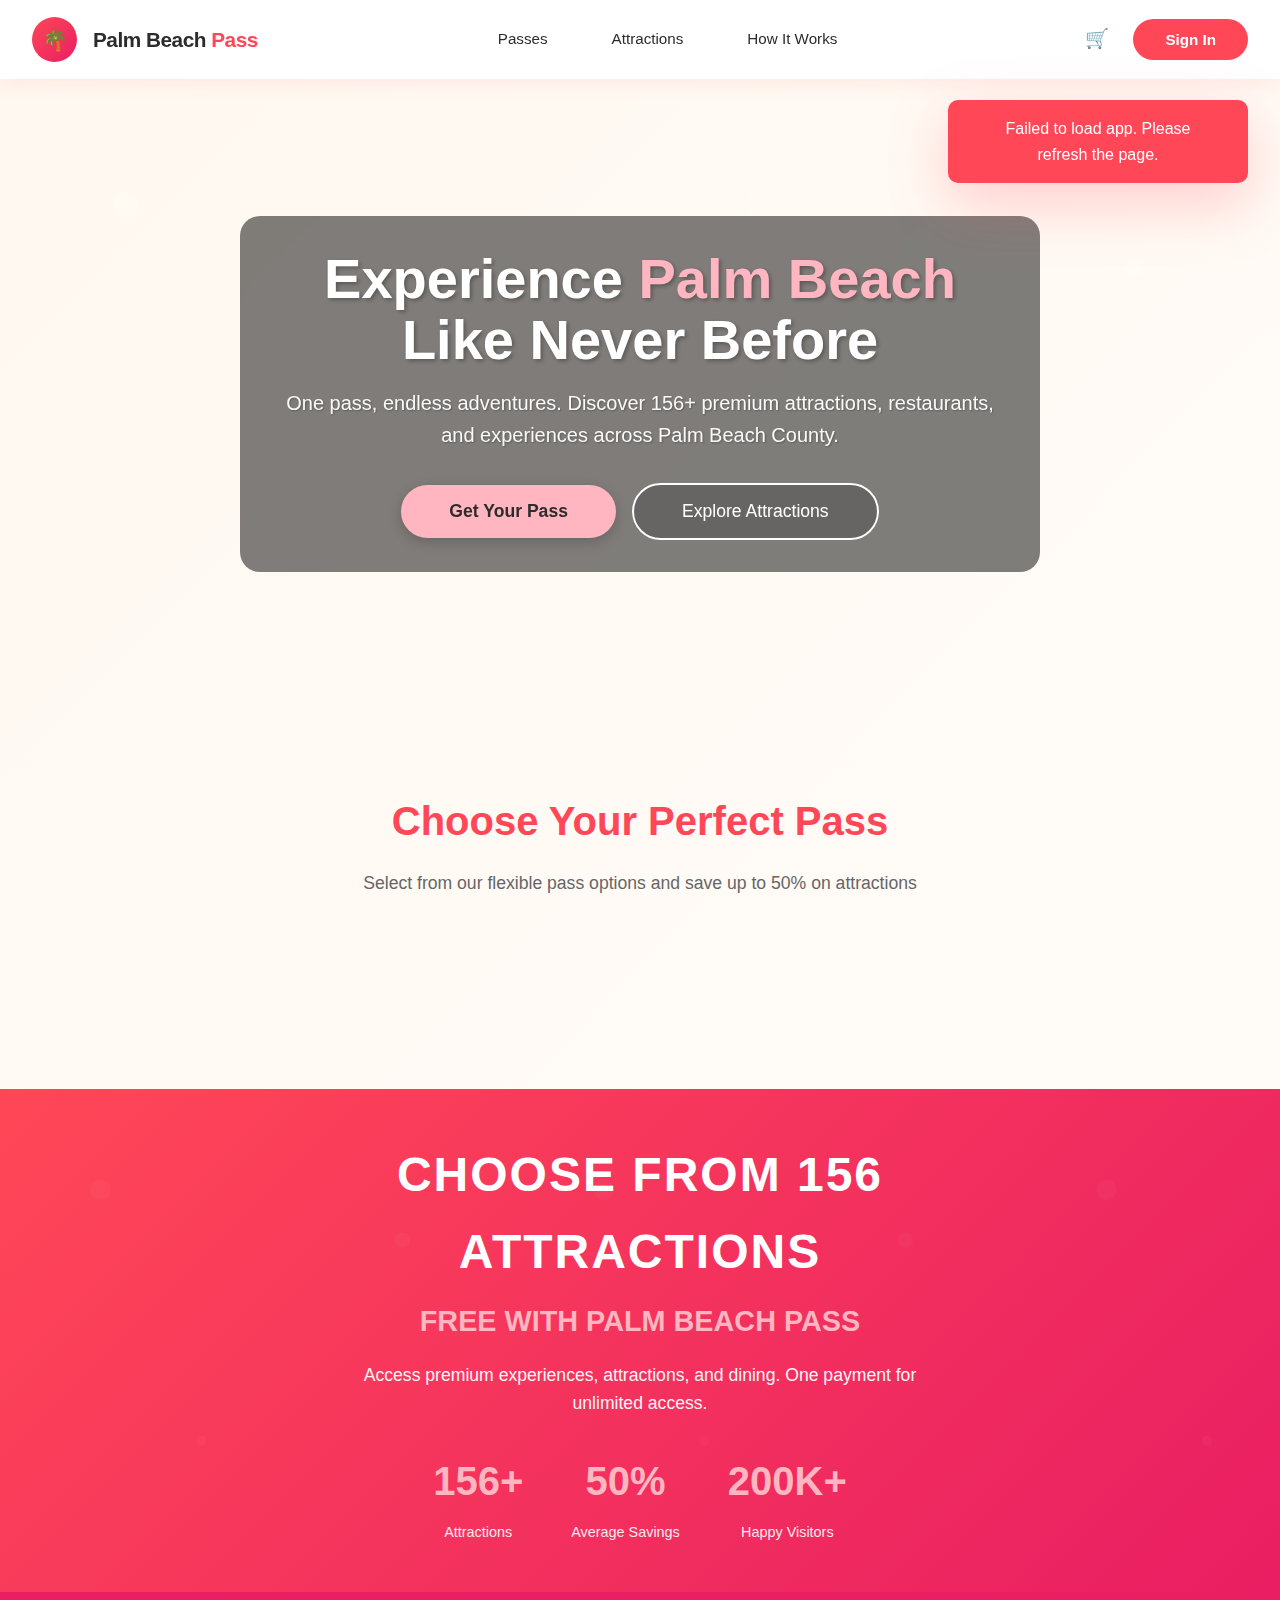
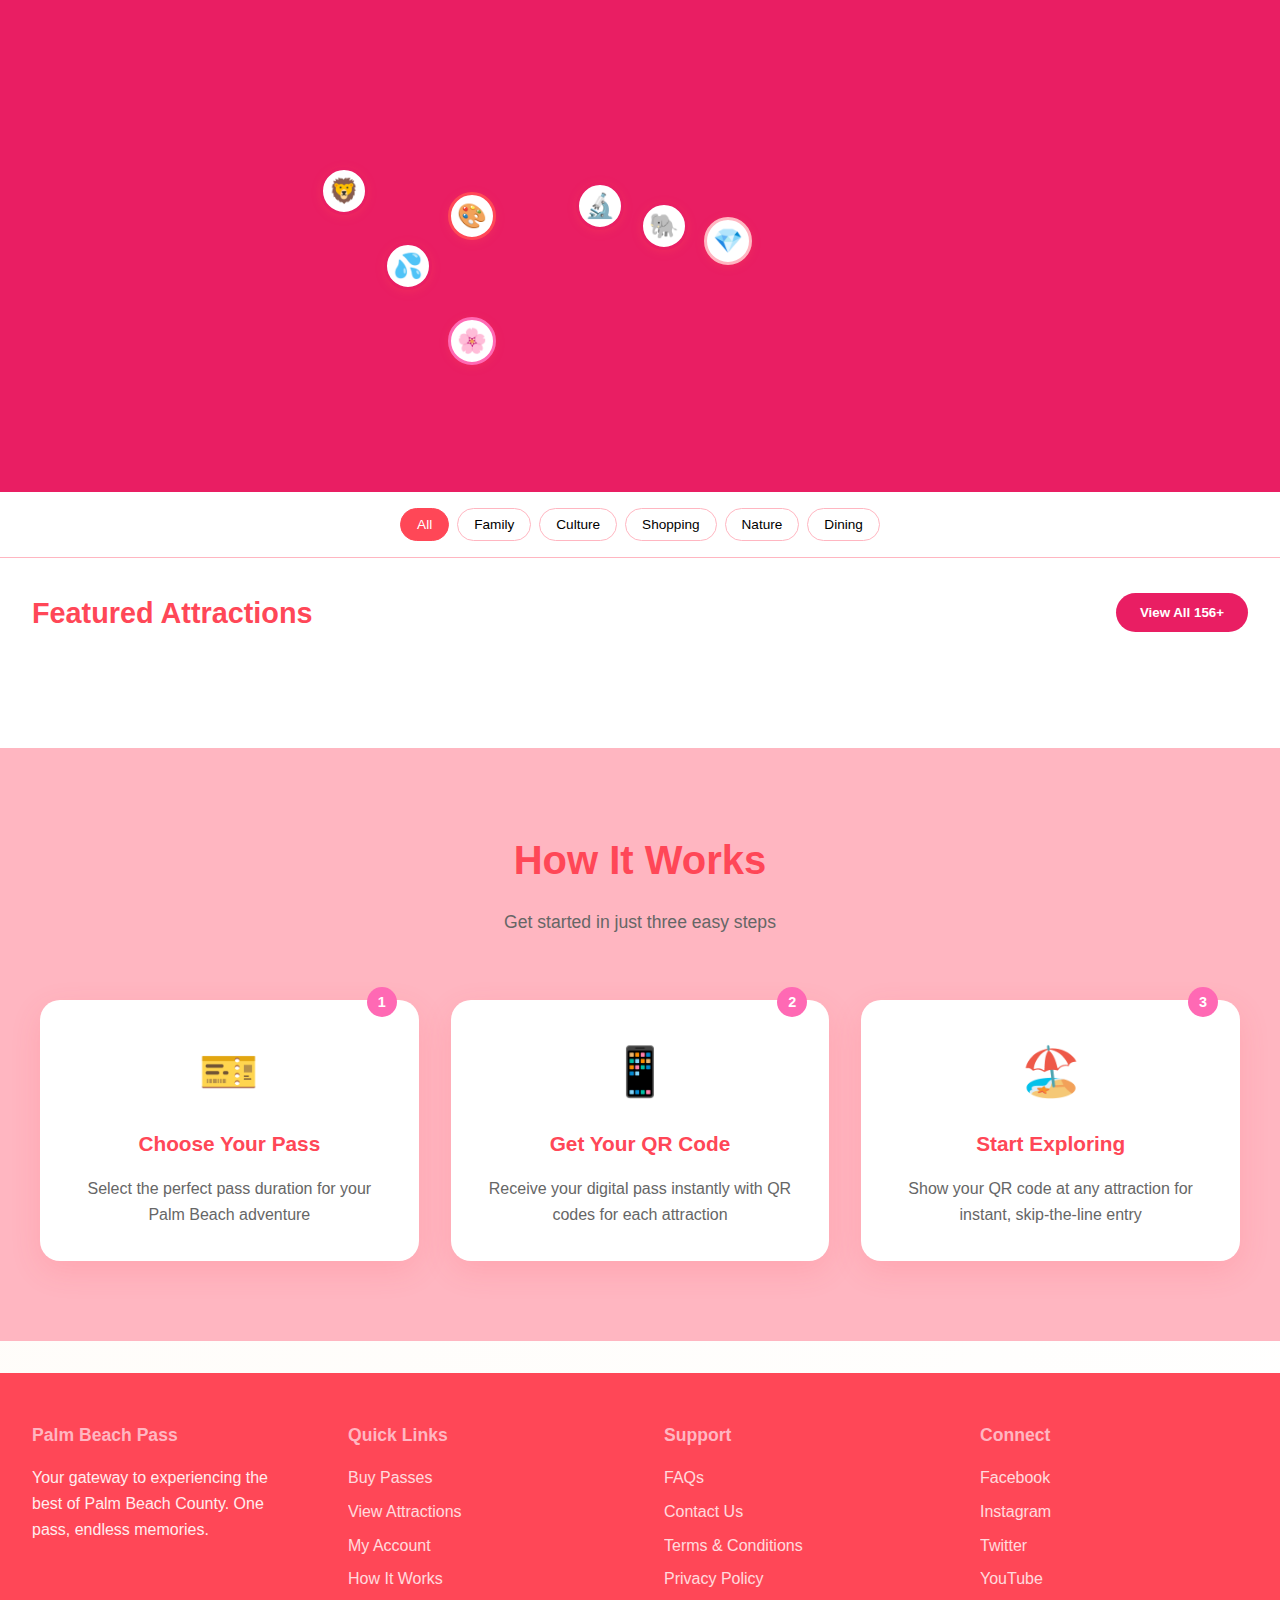
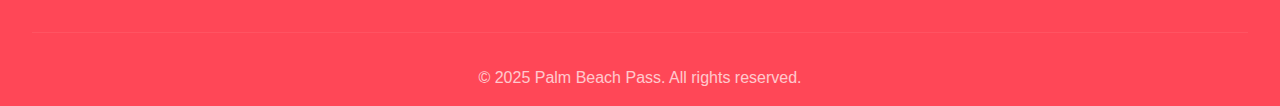
<file: index.html>
<!DOCTYPE html>
<html lang="en">
<head>
    <meta charset="UTF-8">
    <meta name="viewport" content="width=device-width, initial-scale=1.0">
    <title>Palm Beach Pass - Your Gateway to Paradise</title>
    
    <!-- PWA Meta Tags -->
    <meta name="theme-color" content="#FF4757">
    <meta name="apple-mobile-web-app-capable" content="yes">
    <meta name="apple-mobile-web-app-status-bar-style" content="black-translucent">
    <meta name="apple-mobile-web-app-title" content="Palm Beach Pass">
    <meta name="description" content="Discover premium attractions with Palm Beach Pass. Save 50% on 156+ experiences across Palm Beach County.">
    
    <!-- PWA Icons -->
    <link rel="manifest" href="manifest.json">
    <link rel="icon" type="image/svg+xml" href="[data-uri]">
    
    <link rel="stylesheet" href="styles.css">
    
    <style>
        /* Enhanced Hero Section with Beach Background */
        .hero {
            position: relative;
            min-height: 70vh;
            background: url('https://images.unsplash.com/photo-1507525428034-b723cf961d3e?ixlib=rb-4.0.3&ixid=M3wxMjA3fDB8MHxwaG90by1wYWdlfHx8fGVufDB8fHx8fA%3D%3D&auto=format&fit=crop&w=2073&q=80') center/cover;
            display: flex;
            align-items: center;
            justify-content: center;
            text-align: center;
            color: white;
            padding: 4rem 2rem;
            overflow: hidden;
        }

        .hero::before {
            content: '';
            position: absolute;
            top: 0;
            left: 0;
            right: 0;
            bottom: 0;
            background: url('data:image/svg+xml;utf8,<svg xmlns="http://www.w3.org/2000/svg" viewBox="0 0 100 100"><circle cx="20" cy="20" r="2" fill="white" opacity="0.1"/><circle cx="80" cy="30" r="1.5" fill="white" opacity="0.1"/><circle cx="40" cy="70" r="1" fill="white" opacity="0.1"/></svg>') repeat;
            animation: float 20s infinite linear;
        }

        @keyframes float {
            0% { transform: translateX(0); }
            100% { transform: translateX(-100px); }
        }

        .hero-content {
            position: relative;
            z-index: 2;
            max-width: 800px;
            animation: fadeInUp 1s ease-out;
            margin: 0 auto;
            backdrop-filter: blur(2px);
            background: rgba(0,0,0,0.5);
            padding: 2rem;
            border-radius: 20px;
        }

        @keyframes fadeInUp {
            from {
                opacity: 0;
                transform: translateY(30px);
            }
            to {
                opacity: 1;
                transform: translateY(0);
            }
        }

        .hero h1 {
            font-size: 3.5rem;
            font-weight: 700;
            margin-bottom: 1rem;
            line-height: 1.1;
            text-shadow: 2px 2px 4px rgba(0,0,0,0.3);
        }

        .hero h1 span {
            color: var(--soft-pink);
        }

        .hero p {
            font-size: 1.25rem;
            margin-bottom: 2rem;
            opacity: 0.95;
            line-height: 1.6;
            text-shadow: 1px 1px 2px rgba(0,0,0,0.3);
        }

        .hero-cta {
            display: flex;
            gap: 1rem;
            justify-content: center;
            flex-wrap: wrap;
            align-items: center;
        }

        .btn-primary {
            background: var(--soft-pink);
            color: var(--text-dark);
            border: none;
            padding: 1rem 3rem;
            border-radius: 50px;
            font-size: 1.1rem;
            font-weight: 600;
            cursor: pointer;
            transition: all 0.3s;
            text-decoration: none;
            display: inline-flex;
            align-items: center;
            justify-content: center;
            gap: 0.5rem;
            box-shadow: 0 4px 15px rgba(0,0,0,0.2);
        }

        .btn-primary:hover {
            transform: translateY(-3px);
            box-shadow: 0 15px 40px rgba(255, 182, 193, 0.6);
            background: var(--rose-gold);
            color: white;
        }

        .btn-secondary {
            background: rgba(255,255,255,0.2);
            color: white;
            border: 2px solid white;
            padding: 1rem 3rem;
            border-radius: 50px;
            font-size: 1.1rem;
            font-weight: 500;
            cursor: pointer;
            transition: all 0.3s;
            text-decoration: none;
            display: inline-flex;
            align-items: center;
            justify-content: center;
            backdrop-filter: blur(10px);
        }

        .btn-secondary:hover {
            background: white;
            color: var(--magenta-pink);
            transform: translateY(-3px);
            box-shadow: 0 8px 25px rgba(255,255,255,0.3);
        }

        /* Mobile optimizations for hero */
        @media (max-width: 768px) {
            .hero {
                min-height: 60vh;
                padding: 3rem 1rem;
            }
            
            .hero-content {
                padding: 1.5rem;
            }
            
            .hero h1 {
                font-size: 2.5rem;
            }

            .hero p {
                font-size: 1.1rem;
            }

            .hero-cta {
                flex-direction: column;
                align-items: center;
                gap: 1rem;
            }

            .btn-primary,
            .btn-secondary {
                width: 100%;
                max-width: 280px;
            }
        }

        @media (max-width: 480px) {
            .hero h1 {
                font-size: 2rem;
            }
        }
    </style>
</head>
<body>
    <!-- Navigation -->
    <nav class="nav-header">
        <div class="nav-content">
            <div class="logo" onclick="scrollToTop()">
                <div class="logo-icon">🌴</div>
                <div class="logo-text">Palm Beach <span>Pass</span></div>
            </div>
            
            <div class="nav-links">
                <a href="#passes" class="nav-link">Passes</a>
                <a href="#attractions" class="nav-link">Attractions</a>
                <a href="#how-it-works" class="nav-link">How It Works</a>
            </div>
            
            <div class="user-menu">
                <div class="cart-icon" onclick="showCart()">
                    🛒
                    <span class="cart-badge" id="cartCount" style="display: none;">0</span>
                </div>
                <button class="btn-login" id="loginBtn" onclick="showLogin()">Sign In</button>
            </div>
        </div>
    </nav>

    <!-- Hero Section -->
    <section class="hero">
        <div class="hero-content">
            <h1>Experience <span>Palm Beach</span> Like Never Before</h1>
            <p>One pass, endless adventures. Discover 156+ premium attractions, restaurants, and experiences across Palm Beach County.</p>
            <div class="hero-cta">
                <button class="btn-primary" onclick="scrollToSection('passes')">Get Your Pass</button>
                <button class="btn-secondary" onclick="scrollToSection('attractions')">Explore Attractions</button>
            </div>
        </div>
    </section>

    <!-- Pass Selection -->
    <section class="pass-selection" id="passes">
        <div class="section-header">
            <h2>Choose Your Perfect Pass</h2>
            <p>Select from our flexible pass options and save up to 50% on attractions</p>
        </div>
        
        <div class="pass-grid" id="passGrid">
            <!-- Passes loaded from data/passes.json -->
        </div>
    </section>

    <!-- Attractions Section -->
    <section class="attractions-preview" id="attractions">
        <div class="attractions-promo">
            <div class="promo-content">
                <h1 class="promo-title">CHOOSE FROM 156 ATTRACTIONS</h1>
                <h2 class="promo-subtitle">FREE WITH PALM BEACH PASS</h2>
                <p class="promo-description">Access premium experiences, attractions, and dining. One payment for unlimited access.</p>
                
                <div class="promo-stats">
                    <div class="stat-item">
                        <span class="stat-number">156+</span>
                        <div class="stat-label">Attractions</div>
                    </div>
                    <div class="stat-item">
                        <span class="stat-number">50%</span>
                        <div class="stat-label">Average Savings</div>
                    </div>
                    <div class="stat-item">
                        <span class="stat-number">200K+</span>
                        <div class="stat-label">Happy Visitors</div>
                    </div>
                </div>
            </div>
        </div>

        <!-- Map Section -->
        <div class="map-section">
            <div class="map-container" id="mapContainer">
                <!-- Interactive Google Maps iframe -->
                <iframe 
                    src="https://www.google.com/maps/embed?pb=!1m18!1m12!1m3!1d228447.75837592068!2d-80.24045274179685!3d26.628318569685075!2m3!1f0!2f0!3f0!3m2!1i1024!2i768!4f13.1!3m3!1m2!1s0x88d8d5ccb595adc1%3A0x15efc7b51fe16bde!2sPalm%20Beach%20County%2C%20FL!5e0!3m2!1sen!2sus!4v1707410421351!5m2!1sen!2sus"
                    width="100%"
                    height="500"
                    style="border:0;"
                    allowfullscreen=""
                    loading="lazy"
                    referrerpolicy="no-referrer-when-downgrade">
                </iframe>
                
                <!-- Attraction markers overlay with updated red-pink colors -->
                <div style="position: absolute; top: 0; left: 0; right: 0; bottom: 0; pointer-events: none;">
                    <!-- Lion Country Safari -->
                    <div class="map-marker" style="position: absolute; top: 35%; left: 25%; pointer-events: auto; cursor: pointer;" onclick="focusAttraction('lion')">
                        <div style="width: 48px; height: 48px; background: white; border-radius: 50%; display: flex; align-items: center; justify-content: center; font-size: 1.5rem; box-shadow: 0 2px 8px rgba(255, 71, 87, 0.3); border: 3px solid #E91E63; transition: all 0.3s;" onmouseover="this.style.transform='scale(1.15)'; this.nextElementSibling.style.opacity='1'; this.nextElementSibling.style.visibility='visible';" onmouseout="this.style.transform='scale(1)'; this.nextElementSibling.style.opacity='0'; this.nextElementSibling.style.visibility='hidden';">🦁</div>
                        <div style="position: absolute; bottom: 60px; left: 50%; transform: translateX(-50%); background: white; padding: 0.5rem 1rem; border-radius: 8px; box-shadow: 0 2px 10px rgba(0,0,0,0.2); font-size: 0.85rem; font-weight: 600; white-space: nowrap; opacity: 0; visibility: hidden; transition: all 0.3s; pointer-events: none; color: #FF4757;">Lion Country Safari</div>
                    </div>
                    
                    <!-- Norton Museum -->
                    <div class="map-marker" style="position: absolute; top: 40%; left: 35%; pointer-events: auto; cursor: pointer;" onclick="focusAttraction('norton')">
                        <div style="width: 48px; height: 48px; background: white; border-radius: 50%; display: flex; align-items: center; justify-content: center; font-size: 1.5rem; box-shadow: 0 2px 8px rgba(255, 71, 87, 0.3); border: 3px solid #FF4757; transition: all 0.3s;" onmouseover="this.style.transform='scale(1.15)'; this.nextElementSibling.style.opacity='1'; this.nextElementSibling.style.visibility='visible';" onmouseout="this.style.transform='scale(1)'; this.nextElementSibling.style.opacity='0'; this.nextElementSibling.style.visibility='hidden';">🎨</div>
                        <div style="position: absolute; bottom: 60px; left: 50%; transform: translateX(-50%); background: white; padding: 0.5rem 1rem; border-radius: 8px; box-shadow: 0 2px 10px rgba(0,0,0,0.2); font-size: 0.85rem; font-weight: 600; white-space: nowrap; opacity: 0; visibility: hidden; transition: all 0.3s; pointer-events: none; color: #FF4757;">Norton Museum</div>
                    </div>
                    
                    <!-- Palm Beach Zoo -->
                    <div class="map-marker" style="position: absolute; top: 42%; left: 50%; pointer-events: auto; cursor: pointer;" onclick="focusAttraction('zoo')">
                        <div style="width: 48px; height: 48px; background: white; border-radius: 50%; display: flex; align-items: center; justify-content: center; font-size: 1.5rem; box-shadow: 0 2px 8px rgba(255, 71, 87, 0.3); border: 3px solid #E91E63; transition: all 0.3s;" onmouseover="this.style.transform='scale(1.15)'; this.nextElementSibling.style.opacity='1'; this.nextElementSibling.style.visibility='visible';" onmouseout="this.style.transform='scale(1)'; this.nextElementSibling.style.opacity='0'; this.nextElementSibling.style.visibility='hidden';">🐘</div>
                        <div style="position: absolute; bottom: 60px; left: 50%; transform: translateX(-50%); background: white; padding: 0.5rem 1rem; border-radius: 8px; box-shadow: 0 2px 10px rgba(0,0,0,0.2); font-size: 0.85rem; font-weight: 600; white-space: nowrap; opacity: 0; visibility: hidden; transition: all 0.3s; pointer-events: none; color: #FF4757;">Palm Beach Zoo</div>
                    </div>
                    
                    <!-- Rapids Water Park -->
                    <div class="map-marker" style="position: absolute; top: 50%; left: 30%; pointer-events: auto; cursor: pointer;" onclick="focusAttraction('rapids')">
                        <div style="width: 48px; height: 48px; background: white; border-radius: 50%; display: flex; align-items: center; justify-content: center; font-size: 1.5rem; box-shadow: 0 2px 8px rgba(255, 71, 87, 0.3); border: 3px solid #E91E63; transition: all 0.3s;" onmouseover="this.style.transform='scale(1.15)'; this.nextElementSibling.style.opacity='1'; this.nextElementSibling.style.visibility='visible';" onmouseout="this.style.transform='scale(1)'; this.nextElementSibling.style.opacity='0'; this.nextElementSibling.style.visibility='hidden';">💦</div>
                        <div style="position: absolute; bottom: 60px; left: 50%; transform: translateX(-50%); background: white; padding: 0.5rem 1rem; border-radius: 8px; box-shadow: 0 2px 10px rgba(0,0,0,0.2); font-size: 0.85rem; font-weight: 600; white-space: nowrap; opacity: 0; visibility: hidden; transition: all 0.3s; pointer-events: none; color: #FF4757;">Rapids Water Park</div>
                    </div>
                    
                    <!-- Worth Avenue -->
                    <div class="map-marker" style="position: absolute; top: 45%; left: 55%; pointer-events: auto; cursor: pointer;" onclick="focusAttraction('worth')">
                        <div style="width: 48px; height: 48px; background: white; border-radius: 50%; display: flex; align-items: center; justify-content: center; font-size: 1.5rem; box-shadow: 0 2px 8px rgba(255, 71, 87, 0.3); border: 3px solid #FFB6C1; transition: all 0.3s;" onmouseover="this.style.transform='scale(1.15)'; this.nextElementSibling.style.opacity='1'; this.nextElementSibling.style.visibility='visible';" onmouseout="this.style.transform='scale(1)'; this.nextElementSibling.style.opacity='0'; this.nextElementSibling.style.visibility='hidden';">💎</div>
                        <div style="position: absolute; bottom: 60px; left: 50%; transform: translateX(-50%); background: white; padding: 0.5rem 1rem; border-radius: 8px; box-shadow: 0 2px 10px rgba(0,0,0,0.2); font-size: 0.85rem; font-weight: 600; white-space: nowrap; opacity: 0; visibility: hidden; transition: all 0.3s; pointer-events: none; color: #FF4757;">Worth Avenue</div>
                    </div>
                    
                    <!-- Science Center -->
                    <div class="map-marker" style="position: absolute; top: 38%; left: 45%; pointer-events: auto; cursor: pointer;" onclick="focusAttraction('science')">
                        <div style="width: 48px; height: 48px; background: white; border-radius: 50%; display: flex; align-items: center; justify-content: center; font-size: 1.5rem; box-shadow: 0 2px 8px rgba(255, 71, 87, 0.3); border: 3px solid #E91E63; transition: all 0.3s;" onmouseover="this.style.transform='scale(1.15)'; this.nextElementSibling.style.opacity='1'; this.nextElementSibling.style.visibility='visible';" onmouseout="this.style.transform='scale(1)'; this.nextElementSibling.style.opacity='0'; this.nextElementSibling.style.visibility='hidden';">🔬</div>
                        <div style="position: absolute; bottom: 60px; left: 50%; transform: translateX(-50%); background: white; padding: 0.5rem 1rem; border-radius: 8px; box-shadow: 0 2px 10px rgba(0,0,0,0.2); font-size: 0.85rem; font-weight: 600; white-space: nowrap; opacity: 0; visibility: hidden; transition: all 0.3s; pointer-events: none; color: #FF4757;">Science Center</div>
                    </div>
                    
                    <!-- Mounts Botanical Garden -->
                    <div class="map-marker" style="position: absolute; top: 65%; left: 35%; pointer-events: auto; cursor: pointer;" onclick="focusAttraction('morikami')">
                        <div style="width: 48px; height: 48px; background: white; border-radius: 50%; display: flex; align-items: center; justify-content: center; font-size: 1.5rem; box-shadow: 0 2px 8px rgba(255, 71, 87, 0.3); border: 3px solid #FF69B4; transition: all 0.3s;" onmouseover="this.style.transform='scale(1.15)'; this.nextElementSibling.style.opacity='1'; this.nextElementSibling.style.visibility='visible';" onmouseout="this.style.transform='scale(1)'; this.nextElementSibling.style.opacity='0'; this.nextElementSibling.style.visibility='hidden';">🌸</div>
                        <div style="position: absolute; bottom: 60px; left: 50%; transform: translateX(-50%); background: white; padding: 0.5rem 1rem; border-radius: 8px; box-shadow: 0 2px 10px rgba(0,0,0,0.2); font-size: 0.85rem; font-weight: 600; white-space: nowrap; opacity: 0; visibility: hidden; transition: all 0.3s; pointer-events: none; color: #FF4757;">Morikami Gardens</div>
                    </div>
                </div>
                
                <!-- Fallback for when maps don't load -->
                <div id="mapFallback" class="map-fallback" style="display: none;">
                    <div class="fallback-content">
                        <h3>🗺️ Attractions Map</h3>
                        <p>Interactive map loading... Meanwhile, browse our featured attractions below!</p>
                    </div>
                </div>
            </div>
            
            <!-- Map Filters -->
            <div class="map-filters">
                <div class="filter-tabs">
                    <button class="filter-tab active" data-category="all" onclick="filterAttractions('all')">All</button>
                    <button class="filter-tab" data-category="family" onclick="filterAttractions('family')">Family</button>
                    <button class="filter-tab" data-category="culture" onclick="filterAttractions('culture')">Culture</button>
                    <button class="filter-tab" data-category="shopping" onclick="filterAttractions('shopping')">Shopping</button>
                    <button class="filter-tab" data-category="nature" onclick="filterAttractions('nature')">Nature</button>
                    <button class="filter-tab" data-category="dining" onclick="filterAttractions('dining')">Dining</button>
                </div>
            </div>
        </div>

        <!-- Featured Attractions Grid -->
        <div class="attractions-container">
            <div class="attractions-header">
                <h3>Featured Attractions</h3>
                <button class="btn-view-all" onclick="viewAllAttractions()">View All 156+</button>
            </div>
            <div class="attractions-grid" id="attractionsGrid">
                <!-- Attractions loaded from data/attractions.json -->
            </div>
        </div>
    </section>

    <!-- How It Works -->
    <section class="how-it-works" id="how-it-works">
        <div class="section-header">
            <h2>How It Works</h2>
            <p>Get started in just three easy steps</p>
        </div>
        
        <div class="steps-grid">
            <div class="step-card">
                <div class="step-icon">🎫</div>
                <div class="step-number">1</div>
                <h3>Choose Your Pass</h3>
                <p>Select the perfect pass duration for your Palm Beach adventure</p>
            </div>
            
            <div class="step-card">
                <div class="step-icon">📱</div>
                <div class="step-number">2</div>
                <h3>Get Your QR Code</h3>
                <p>Receive your digital pass instantly with QR codes for each attraction</p>
            </div>
            
            <div class="step-card">
                <div class="step-icon">🏖️</div>
                <div class="step-number">3</div>
                <h3>Start Exploring</h3>
                <p>Show your QR code at any attraction for instant, skip-the-line entry</p>
            </div>
        </div>
    </section>

    <!-- Footer -->
    <footer class="footer">
        <div class="footer-content">
            <div class="footer-section">
                <h3>Palm Beach Pass</h3>
                <p>Your gateway to experiencing the best of Palm Beach County. One pass, endless memories.</p>
            </div>
            
            <div class="footer-section">
                <h3>Quick Links</h3>
                <ul class="footer-links">
                    <li><a href="#passes">Buy Passes</a></li>
                    <li><a href="#attractions">View Attractions</a></li>
                    <li><a href="customer-account.html">My Account</a></li>
                    <li><a href="#how-it-works">How It Works</a></li>
                </ul>
            </div>
            
            <div class="footer-section">
                <h3>Support</h3>
                <ul class="footer-links">
                    <li><a href="#">FAQs</a></li>
                    <li><a href="#">Contact Us</a></li>
                    <li><a href="#">Terms & Conditions</a></li>
                    <li><a href="#">Privacy Policy</a></li>
                </ul>
            </div>
            
            <div class="footer-section">
                <h3>Connect</h3>
                <ul class="footer-links">
                    <li><a href="#">Facebook</a></li>
                    <li><a href="#">Instagram</a></li>
                    <li><a href="#">Twitter</a></li>
                    <li><a href="#">YouTube</a></li>
                </ul>
            </div>
        </div>
        
        <div class="footer-bottom">
            <p>&copy; 2025 Palm Beach Pass. All rights reserved.</p>
        </div>
    </footer>

    <!-- Login Modal -->
    <div class="modal" id="loginModal">
        <div class="modal-content">
            <button class="modal-close" onclick="closeModal('loginModal')">×</button>
            <h2>Welcome Back</h2>
            
            <form id="loginForm" onsubmit="handleLogin(event)">
                <div class="form-group">
                    <label>Email Address</label>
                    <input type="email" id="loginEmail" placeholder="demo@palmbeachpass.com" required>
                </div>
                
                <div class="form-group">
                    <label>Password</label>
                    <input type="password" id="loginPassword" placeholder="Enter your password" required>
                </div>
                
                <button type="submit" class="btn-submit" id="loginSubmitBtn">
                    <span id="loginText">Sign In</span>
                    <span id="loginSpinner" class="loading" style="display: none;"></span>
                </button>
                
                <div class="form-footer">
                    <p>Don't have an account? <a href="#" onclick="showSignup()">Sign up</a></p>
                    <p style="margin-top: 1rem; font-size: 0.9rem; color: var(--text-light);">Demo: demo@palmbeachpass.com / demo123</p>
                </div>
            </form>
        </div>
    </div>

    <!-- Install Banner -->
    <div class="install-banner" id="installBanner">
        <div class="install-content">
            <div class="install-icon">📱</div>
            <div class="install-text">
                <div class="install-title">Install Palm Beach Pass</div>
                <div class="install-subtitle">Get the full app experience</div>
            </div>
        </div>
        <div class="install-actions">
            <button class="btn-install" onclick="installApp()">Install</button>
            <button class="btn-dismiss" onclick="dismissInstall()">×</button>
        </div>
    </div>

    <!-- Scripts -->
    <script src="app.js"></script>
    
    <script>
        // Placeholder functions for map marker interactions
        function focusAttraction(attraction) {
            const messages = {
                lion: '🦁 Lion Country Safari - Drive-through adventure with 1,000+ animals!',
                norton: '🎨 Norton Museum - Premier art collections and exhibitions!',
                zoo: '🐘 Palm Beach Zoo - Over 900 animals and conservation programs!',
                rapids: '💦 Rapids Water Park - Thrilling slides and family fun!',
                worth: '💎 Worth Avenue - Luxury shopping and dining destination!',
                science: '🔬 Science Center - Interactive exhibits and planetarium!',
                morikami: '🌸 Mounts Botanical Garden - Tropical paradise and nature trails!'
            };
            
            if (window.AppInstance) {
                window.AppInstance.showToast(messages[attraction] || 'Attraction info loading...', 'info');
            }
        }
    </script>
</body>
</html>
</file>
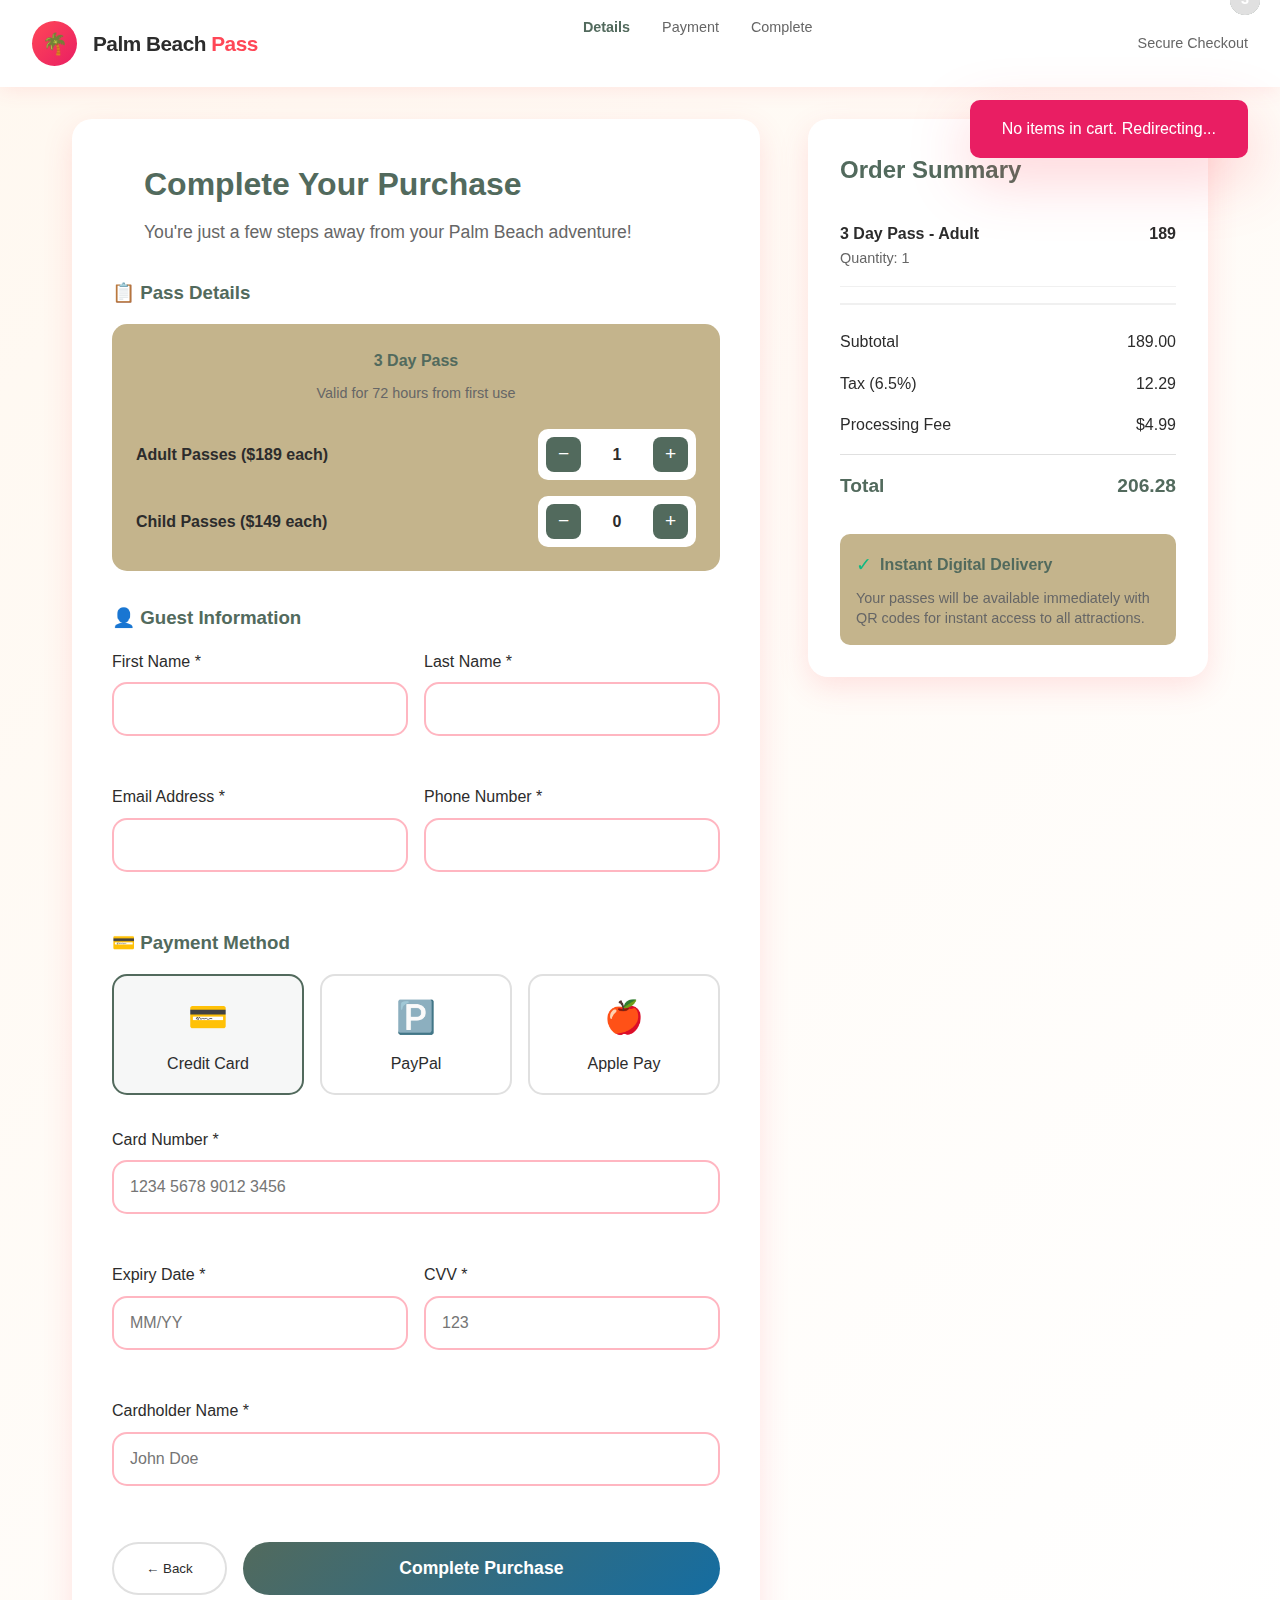
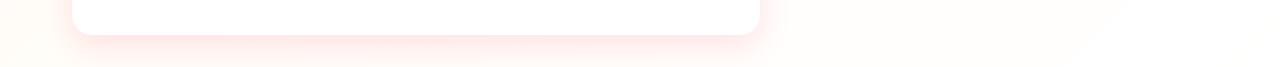
<file: checkout.html>
<!-- checkout.html -->
<!DOCTYPE html>
<html lang="en">
<head>
    <meta charset="UTF-8">
    <meta name="viewport" content="width=device-width, initial-scale=1.0">
    <title>Checkout - Palm Beach Pass</title>
    <meta name="theme-color" content="#526a5d">
    <link rel="manifest" href="manifest.json">
    <link rel="stylesheet" href="styles.css">
    <style>
        .checkout-container {
            max-width: 1200px;
            margin: 2rem auto;
            padding: 0 2rem;
            display: grid;
            grid-template-columns: 1fr 400px;
            gap: 3rem;
        }

        .checkout-main {
            background: white;
            border-radius: 20px;
            padding: 2.5rem;
            box-shadow: var(--shadow);
        }

        .checkout-steps {
            display: flex;
            gap: 2rem;
            margin-bottom: 2rem;
            justify-content: center;
        }

        .step {
            display: flex;
            align-items: center;
            gap: 0.5rem;
            color: var(--text-light);
            font-size: 0.9rem;
        }

        .step.active {
            color: #526a5d;
            font-weight: 600;
        }

        .step-number {
            width: 30px;
            height: 30px;
            border-radius: 50%;
            background: #e0e0e0;
            display: flex;
            align-items: center;
            justify-content: center;
            font-weight: 600;
            font-size: 0.9rem;
        }

        .step.active .step-number {
            background: #526a5d;
            color: white;
        }

        .order-summary {
            background: white;
            border-radius: 20px;
            padding: 2rem;
            box-shadow: var(--shadow);
            position: sticky;
            top: 100px;
            height: fit-content;
        }

        .summary-header {
            font-size: 1.5rem;
            font-weight: 700;
            margin-bottom: 2rem;
            color: #526a5d;
        }

        .pass-quantity {
            background: #c4b48c;
            padding: 1.5rem;
            border-radius: 15px;
            margin-bottom: 2rem;
        }

        .quantity-row {
            display: flex;
            justify-content: space-between;
            align-items: center;
            margin-bottom: 1rem;
        }

        .quantity-row:last-child {
            margin-bottom: 0;
        }

        .quantity-label {
            font-weight: 600;
        }

        .quantity-controls {
            display: flex;
            align-items: center;
            gap: 1rem;
            background: white;
            padding: 0.5rem;
            border-radius: 10px;
        }

        .qty-btn {
            width: 35px;
            height: 35px;
            border: none;
            background: #526a5d;
            color: white;
            border-radius: 8px;
            cursor: pointer;
            font-size: 1.2rem;
            transition: all 0.3s;
        }

        .qty-btn:hover {
            background: #156da1;
        }

        .qty-btn:disabled {
            background: #ccc;
            cursor: not-allowed;
        }

        .qty-display {
            width: 40px;
            text-align: center;
            font-weight: 600;
        }

        .price-summary {
            border-top: 2px solid #f0f0f0;
            padding-top: 1.5rem;
        }

        .price-row {
            display: flex;
            justify-content: space-between;
            margin-bottom: 1rem;
        }

        .price-row.total {
            font-size: 1.2rem;
            font-weight: 700;
            color: #526a5d;
            border-top: 1px solid #e0e0e0;
            padding-top: 1rem;
        }

        .payment-section {
            margin-bottom: 2rem;
        }

        .payment-methods {
            display: grid;
            grid-template-columns: repeat(auto-fit, minmax(150px, 1fr));
            gap: 1rem;
            margin-bottom: 2rem;
        }

        .payment-method {
            border: 2px solid #e0e0e0;
            border-radius: 15px;
            padding: 1rem;
            text-align: center;
            cursor: pointer;
            transition: all 0.3s;
        }

        .payment-method:hover {
            border-color: #156da1;
        }

        .payment-method.selected {
            border-color: #526a5d;
            background: rgba(82,106,93,0.05);
        }

        .payment-icon {
            font-size: 2rem;
            margin-bottom: 0.5rem;
        }

        .card-form {
            display: grid;
            gap: 1.5rem;
        }

        .form-row {
            display: grid;
            grid-template-columns: 1fr 1fr;
            gap: 1rem;
        }

        .checkout-actions {
            display: flex;
            gap: 1rem;
            margin-top: 2rem;
        }

        .btn-back {
            padding: 1rem 2rem;
            background: transparent;
            color: var(--text-dark);
            border: 2px solid #e0e0e0;
            border-radius: 50px;
            cursor: pointer;
            font-family: inherit;
            transition: all 0.3s;
        }

        .btn-back:hover {
            border-color: #156da1;
        }

        .btn-complete {
            flex: 1;
            padding: 1rem 2rem;
            background: linear-gradient(135deg, #526a5d, #156da1);
            color: white;
            border: none;
            border-radius: 50px;
            cursor: pointer;
            font-size: 1.1rem;
            font-weight: 600;
            transition: all 0.3s;
            font-family: inherit;
            display: flex;
            align-items: center;
            justify-content: center;
            gap: 0.5rem;
        }

        .btn-complete:hover {
            transform: translateY(-2px);
            box-shadow: var(--shadow-lg);
        }

        .btn-complete:disabled {
            background: #ccc;
            cursor: not-allowed;
            transform: none;
        }

        .success-modal {
            position: fixed;
            top: 0;
            left: 0;
            width: 100%;
            height: 100%;
            background: rgba(0,0,0,0.8);
            display: none;
            align-items: center;
            justify-content: center;
            z-index: 2000;
            padding: 1rem;
        }

        .success-modal.active {
            display: flex;
        }

        .success-content {
            background: white;
            border-radius: 20px;
            padding: 3rem;
            max-width: 500px;
            width: 100%;
            text-align: center;
            animation: successSlideIn 0.5s ease-out;
        }

        @keyframes successSlideIn {
            from {
                transform: scale(0.8) translateY(50px);
                opacity: 0;
            }
            to {
                transform: scale(1) translateY(0);
                opacity: 1;
            }
        }

        .success-icon {
            width: 80px;
            height: 80px;
            background: linear-gradient(135deg, #526a5d, #156da1);
            border-radius: 50%;
            display: flex;
            align-items: center;
            justify-content: center;
            margin: 0 auto 2rem;
            font-size: 2.5rem;
            color: white;
        }

        .success-title {
            font-size: 2rem;
            font-weight: 700;
            margin-bottom: 1rem;
            color: #526a5d;
        }

        .success-message {
            color: var(--text-light);
            margin-bottom: 2rem;
            line-height: 1.6;
        }

        .order-details {
            background: #c4b48c;
            padding: 1.5rem;
            border-radius: 15px;
            margin-bottom: 2rem;
        }

        .order-number {
            font-family: monospace;
            font-size: 1.2rem;
            font-weight: 600;
            color: #526a5d;
            margin-bottom: 0.5rem;
        }

        .qr-preview {
            width: 150px;
            height: 150px;
            background: white;
            border: 2px solid #e0e0e0;
            border-radius: 10px;
            margin: 1rem auto;
            display: flex;
            align-items: center;
            justify-content: center;
            font-size: 3rem;
            overflow: hidden;
        }

        .qr-preview canvas {
            width: 100%;
            height: 100%;
            object-fit: contain;
        }

        .btn-view-passes {
            background: #526a5d;
            color: white;
            border: none;
            padding: 1rem 3rem;
            border-radius: 50px;
            cursor: pointer;
            font-size: 1rem;
            font-weight: 600;
            transition: all 0.3s;
            margin-right: 1rem;
        }

        .btn-view-passes:hover {
            background: #156da1;
            transform: translateY(-2px);
        }

        .btn-download-receipt {
            background: transparent;
            color: #526a5d;
            border: 2px solid #526a5d;
            padding: 1rem 2rem;
            border-radius: 50px;
            cursor: pointer;
            font-weight: 600;
            transition: all 0.3s;
        }

        .btn-download-receipt:hover {
            background: #526a5d;
            color: white;
        }

        @media (max-width: 968px) {
            .checkout-container {
                grid-template-columns: 1fr;
                gap: 2rem;
            }

            .order-summary {
                position: relative;
                top: 0;
            }

            .checkout-steps {
                display: none;
            }

            .form-row {
                grid-template-columns: 1fr;
            }

            .payment-methods {
                grid-template-columns: 1fr;
            }
        }
    </style>
</head>
<body>
    <!-- Header -->
    <nav class="nav-header">
        <div class="nav-content">
            <a href="index.html" class="logo">
                <div class="logo-icon">🌴</div>
                <div class="logo-text">Palm Beach <span>Pass</span></div>
            </a>
            
            <div class="checkout-steps">
                <div class="step active">
                    <div class="step-number">1</div>
                    <span>Details</span>
                </div>
                <div class="step">
                    <div class="step-number">2</div>
                    <span>Payment</span>
                </div>
                <div class="step">
                    <div class="step-number">3</div>
                    <span>Complete</span>
                </div>
            </div>

            <div style="color: var(--text-light); font-size: 0.9rem;">
                Secure Checkout
            </div>
        </div>
    </nav>

    <!-- Checkout Container -->
    <div class="checkout-container">
        <!-- Left Column -->
        <div class="checkout-main">
            <div class="section-header" style="text-align: left; margin-bottom: 2rem;">
                <h1 style="color: #526a5d; font-size: 2rem; font-weight: 700; margin-bottom: 0.5rem;">Complete Your Purchase</h1>
                <p style="color: var(--text-light);">You're just a few steps away from your Palm Beach adventure!</p>
            </div>

            <!-- Pass Selection -->
            <div class="payment-section">
                <h3 style="color: #526a5d; margin-bottom: 1rem;">📋 Pass Details</h3>
                <div class="pass-quantity">
                    <div style="text-align: center; margin-bottom: 1.5rem;">
                        <h4 style="color: #526a5d; margin-bottom: 0.5rem;" id="passTypeName">3 Day Pass</h4>
                        <p style="color: var(--text-light); font-size: 0.9rem;">Valid for 72 hours from first use</p>
                    </div>
                    
                    <div class="quantity-row">
                        <span class="quantity-label">Adult Passes ($<span id="adultPrice">189</span> each)</span>
                        <div class="quantity-controls">
                            <button class="qty-btn" onclick="updateQuantity('adult', -1)">−</button>
                            <div class="qty-display" id="adultQty">1</div>
                            <button class="qty-btn" onclick="updateQuantity('adult', 1)">+</button>
                        </div>
                    </div>
                    
                    <div class="quantity-row">
                        <span class="quantity-label">Child Passes ($<span id="childPrice">149</span> each)</span>
                        <div class="quantity-controls">
                            <button class="qty-btn" onclick="updateQuantity('child', -1)">−</button>
                            <div class="qty-display" id="childQty">0</div>
                            <button class="qty-btn" onclick="updateQuantity('child', 1)">+</button>
                        </div>
                    </div>
                </div>
            </div>

            <!-- Guest Information -->
            <div class="payment-section">
                <h3 style="color: #526a5d; margin-bottom: 1rem;">👤 Guest Information</h3>
                <form class="card-form" id="checkoutForm">
                    <div class="form-row">
                        <div class="form-group">
                            <label>First Name *</label>
                            <input type="text" id="firstName" required>
                        </div>
                        <div class="form-group">
                            <label>Last Name *</label>
                            <input type="text" id="lastName" required>
                        </div>
                    </div>
                    
                    <div class="form-row">
                        <div class="form-group">
                            <label>Email Address *</label>
                            <input type="email" id="email" required>
                        </div>
                        <div class="form-group">
                            <label>Phone Number *</label>
                            <input type="tel" id="phone" required>
                        </div>
                    </div>
                </form>
            </div>

            <!-- Payment Method -->
            <div class="payment-section">
                <h3 style="color: #526a5d; margin-bottom: 1rem;">💳 Payment Method</h3>
                <div class="payment-methods">
                    <div class="payment-method selected" onclick="selectPayment('card')" data-method="card">
                        <div class="payment-icon">💳</div>
                        <div>Credit Card</div>
                    </div>
                    <div class="payment-method" onclick="selectPayment('paypal')" data-method="paypal">
                        <div class="payment-icon">🅿️</div>
                        <div>PayPal</div>
                    </div>
                    <div class="payment-method" onclick="selectPayment('apple')" data-method="apple">
                        <div class="payment-icon">🍎</div>
                        <div>Apple Pay</div>
                    </div>
                </div>

                <div id="cardPaymentForm" class="card-form">
                    <div class="form-group">
                        <label>Card Number *</label>
                        <input type="text" id="cardNumber" placeholder="1234 5678 9012 3456" maxlength="19">
                    </div>
                    
                    <div class="form-row">
                        <div class="form-group">
                            <label>Expiry Date *</label>
                            <input type="text" id="expiryDate" placeholder="MM/YY" maxlength="5">
                        </div>
                        <div class="form-group">
                            <label>CVV *</label>
                            <input type="text" id="cvv" placeholder="123" maxlength="3">
                        </div>
                    </div>
                    
                    <div class="form-group">
                        <label>Cardholder Name *</label>
                        <input type="text" id="cardholderName" placeholder="John Doe">
                    </div>
                </div>

                <div id="alternatePayment" style="display: none; text-align: center; padding: 2rem; background: #c4b48c; border-radius: 15px;">
                    <p style="color: var(--text-light);">You will be redirected to complete your payment securely.</p>
                </div>
            </div>

            <!-- Actions -->
            <div class="checkout-actions">
                <button class="btn-back" onclick="goBack()">← Back</button>
                <button class="btn-complete" onclick="completeOrder()" id="completeBtn">
                    <span id="completeText">Complete Purchase</span>
                    <span id="completeSpinner" class="loading" style="display: none;"></span>
                </button>
            </div>
        </div>

        <!-- Right Column - Order Summary -->
        <div class="order-summary">
            <h3 class="summary-header">Order Summary</h3>
            
            <div id="orderItems">
                <!-- Dynamic order items -->
            </div>
            
            <div class="price-summary">
                <div class="price-row">
                    <span>Subtotal</span>
                    <span id="subtotal">$189.00</span>
                </div>
                <div class="price-row">
                    <span>Tax (6.5%)</span>
                    <span id="tax">$12.29</span>
                </div>
                <div class="price-row">
                    <span>Processing Fee</span>
                    <span>$4.99</span>
                </div>
                <div class="price-row total">
                    <span>Total</span>
                    <span id="total">$206.28</span>
                </div>
            </div>
            
            <div style="margin-top: 2rem; padding: 1rem; background: #c4b48c; border-radius: 10px;">
                <div style="display: flex; align-items: center; gap: 0.5rem; margin-bottom: 0.5rem;">
                    <span style="color: var(--success); font-size: 1.2rem;">✓</span>
                    <strong style="color: #526a5d;">Instant Digital Delivery</strong>
                </div>
                <p style="font-size: 0.9rem; color: var(--text-light); line-height: 1.4;">
                    Your passes will be available immediately with QR codes for instant access to all attractions.
                </p>
            </div>
        </div>
    </div>

    <!-- Success Modal -->
    <div class="success-modal" id="successModal">
        <div class="success-content">
            <div class="success-icon">✓</div>
            <h2 class="success-title">Purchase Complete!</h2>
            <p class="success-message">Your Palm Beach Pass has been successfully purchased and is ready to use.</p>
            
            <div class="order-details">
                <div class="order-number" id="orderNumber">Order #PB-2025-0156</div>
                <div style="font-size: 0.9rem; color: var(--text-light);">
                    Confirmation sent to <span id="confirmationEmail">your email</span>
                </div>
                <div class="qr-preview" id="qrPreview">
                    <canvas id="qrCanvas" width="130" height="130"></canvas>
                </div>
                <div style="font-size: 0.8rem; color: var(--text-light);">
                    Your QR code is ready to use!
                </div>
            </div>
            
            <div>
                <button class="btn-view-passes" onclick="viewPasses()">View My Passes</button>
                <button class="btn-download-receipt" onclick="downloadReceipt()">Download Receipt</button>
            </div>
        </div>
    </div>

    <script>
        // Mock QR Code generation for demo
        function generateMockQRCode(canvas, data) {
            const ctx = canvas.getContext('2d');
            const size = canvas.width;
            const cellSize = size / 25; // 25x25 grid for QR-like pattern
            
            // Clear canvas
            ctx.fillStyle = 'white';
            ctx.fillRect(0, 0, size, size);
            
            // Create QR-like pattern
            ctx.fillStyle = '#526a5d';
            
            // Generate deterministic pattern based on data
            const hash = data.split('').reduce((a, b) => {
                a = ((a << 5) - a) + b.charCodeAt(0);
                return a & a;
            }, 0);
            
            let seed = Math.abs(hash);
            function random() {
                seed = (seed * 9301 + 49297) % 233280;
                return seed / 233280;
            }
            
            // Draw pattern
            for (let i = 0; i < 25; i++) {
                for (let j = 0; j < 25; j++) {
                    if (random() > 0.5) {
                        ctx.fillRect(i * cellSize, j * cellSize, cellSize, cellSize);
                    }
                }
            }
            
            // Draw corner markers (QR code style)
            const cornerSize = cellSize * 7;
            
            // Top-left corner
            ctx.fillRect(0, 0, cornerSize, cornerSize);
            ctx.fillStyle = 'white';
            ctx.fillRect(cellSize, cellSize, cornerSize - 2 * cellSize, cornerSize - 2 * cellSize);
            ctx.fillStyle = '#526a5d';
            ctx.fillRect(cellSize * 2, cellSize * 2, cornerSize - 4 * cellSize, cornerSize - 4 * cellSize);
            
            // Top-right corner
            ctx.fillStyle = '#526a5d';
            ctx.fillRect(size - cornerSize, 0, cornerSize, cornerSize);
            ctx.fillStyle = 'white';
            ctx.fillRect(size - cornerSize + cellSize, cellSize, cornerSize - 2 * cellSize, cornerSize - 2 * cellSize);
            ctx.fillStyle = '#526a5d';
            ctx.fillRect(size - cornerSize + cellSize * 2, cellSize * 2, cornerSize - 4 * cellSize, cornerSize - 4 * cellSize);
            
            // Bottom-left corner
            ctx.fillStyle = '#526a5d';
            ctx.fillRect(0, size - cornerSize, cornerSize, cornerSize);
            ctx.fillStyle = 'white';
            ctx.fillRect(cellSize, size - cornerSize + cellSize, cornerSize - 2 * cellSize, cornerSize - 2 * cellSize);
            ctx.fillStyle = '#526a5d';
            ctx.fillRect(cellSize * 2, size - cornerSize + cellSize * 2, cornerSize - 4 * cellSize, cornerSize - 4 * cellSize);
            
            return Promise.resolve();
        }

        class CheckoutApp {
            constructor() {
                this.state = {
                    cart: {},
                    quantities: { adult: 1, child: 0 },
                    selectedPayment: 'card',
                    processing: false
                };
                this.init();
            }

            init() {
                this.loadCartData();
                this.setupEventListeners();
                this.updateOrderSummary();
            }

            loadCartData() {
                const savedCart = localStorage.getItem('pbp_cart');
                if (savedCart) {
                    const cart = JSON.parse(savedCart);
                    if (cart.length > 0) {
                        this.state.cart = cart[0];
                        this.state.quantities.adult = this.state.cart.adultQty || 1;
                        this.state.quantities.child = this.state.cart.childQty || 0;
                        
                        // Update UI
                        document.getElementById('passTypeName').textContent = this.state.cart.name;
                        document.getElementById('adultPrice').textContent = this.state.cart.adultPrice;
                        document.getElementById('childPrice').textContent = this.state.cart.childPrice;
                        document.getElementById('adultQty').textContent = this.state.quantities.adult;
                        document.getElementById('childQty').textContent = this.state.quantities.child;
                    }
                } else {
                    // Redirect if no cart
                    this.showToast('No items in cart. Redirecting...', 'info');
                    setTimeout(() => {
                        window.location.href = 'index.html#passes';
                    }, 2000);
                }

                // Pre-fill user data if logged in
                const savedAuth = localStorage.getItem('pbp_auth');
                if (savedAuth) {
                    try {
                        const auth = JSON.parse(savedAuth);
                        if (auth.user) {
                            const [firstName, ...lastNameParts] = auth.user.name.split(' ');
                            document.getElementById('firstName').value = firstName;
                            document.getElementById('lastName').value = lastNameParts.join(' ');
                            document.getElementById('email').value = auth.user.email;
                        }
                    } catch (error) {
                        console.error('Failed to parse auth data:', error);
                    }
                }
            }

            setupEventListeners() {
                // Format card number
                document.getElementById('cardNumber').addEventListener('input', (e) => {
                    let value = e.target.value.replace(/\s/g, '');
                    let formattedValue = value.match(/.{1,4}/g)?.join(' ') || value;
                    e.target.value = formattedValue;
                });

                // Format expiry date
                document.getElementById('expiryDate').addEventListener('input', (e) => {
                    let value = e.target.value.replace(/\D/g, '');
                    if (value.length >= 2) {
                        value = value.substring(0, 2) + '/' + value.substring(2, 4);
                    }
                    e.target.value = value;
                });

                // Only allow numbers for CVV
                document.getElementById('cvv').addEventListener('input', (e) => {
                    e.target.value = e.target.value.replace(/\D/g, '');
                });
            }

            updateQuantity(type, change) {
                this.state.quantities[type] = Math.max(0, this.state.quantities[type] + change);
                document.getElementById(`${type}Qty`).textContent = this.state.quantities[type];
                this.updateOrderSummary();
            }

            selectPayment(method) {
                this.state.selectedPayment = method;
                
                // Update UI
                document.querySelectorAll('.payment-method').forEach(el => {
                    el.classList.remove('selected');
                });
                document.querySelector(`[data-method="${method}"]`).classList.add('selected');

                // Show/hide forms
                const cardForm = document.getElementById('cardPaymentForm');
                const altPayment = document.getElementById('alternatePayment');
                
                if (method === 'card') {
                    cardForm.style.display = 'block';
                    altPayment.style.display = 'none';
                } else {
                    cardForm.style.display = 'none';
                    altPayment.style.display = 'block';
                }
            }

            updateOrderSummary() {
                const adultTotal = this.state.quantities.adult * (this.state.cart.adultPrice || 189);
                const childTotal = this.state.quantities.child * (this.state.cart.childPrice || 149);
                const subtotal = adultTotal + childTotal;
                const tax = subtotal * 0.065;
                const processingFee = 4.99;
                const total = subtotal + tax + processingFee;

                // Update order items
                let itemsHTML = '';
                if (this.state.quantities.adult > 0) {
                    itemsHTML += `
                        <div style="display: flex; justify-content: space-between; margin-bottom: 1rem; padding-bottom: 1rem; border-bottom: 1px solid #f0f0f0;">
                            <div>
                                <strong>${this.state.cart.name || '3 Day Pass'} - Adult</strong>
                                <div style="font-size: 0.9rem; color: var(--text-light);">Quantity: ${this.state.quantities.adult}</div>
                            </div>
                            <div style="font-weight: 600;">${adultTotal}</div>
                        </div>
                    `;
                }
                if (this.state.quantities.child > 0) {
                    itemsHTML += `
                        <div style="display: flex; justify-content: space-between; margin-bottom: 1rem; padding-bottom: 1rem; border-bottom: 1px solid #f0f0f0;">
                            <div>
                                <strong>${this.state.cart.name || '3 Day Pass'} - Child</strong>
                                <div style="font-size: 0.9rem; color: var(--text-light);">Quantity: ${this.state.quantities.child}</div>
                            </div>
                            <div style="font-weight: 600;">${childTotal}</div>
                        </div>
                    `;
                }
                document.getElementById('orderItems').innerHTML = itemsHTML;

                // Update totals
                document.getElementById('subtotal').textContent = `${subtotal.toFixed(2)}`;
                document.getElementById('tax').textContent = `${tax.toFixed(2)}`;
                document.getElementById('total').textContent = `${total.toFixed(2)}`;
            }

            async completeOrder() {
                if (this.state.processing) return;

                // Validate form
                if (!this.validateForm()) return;

                this.state.processing = true;
                
                const completeBtn = document.getElementById('completeBtn');
                const completeText = document.getElementById('completeText');
                const completeSpinner = document.getElementById('completeSpinner');
                
                completeBtn.disabled = true;
                completeText.style.display = 'none';
                completeSpinner.style.display = 'inline-block';

                try {
                    // Simulate payment processing
                    await new Promise(resolve => setTimeout(resolve, 2000));

                    // Generate passes
                    const passes = this.generatePasses();
                    
                    // Save to localStorage
                    this.savePurchase(passes);
                    
                    // Show success modal
                    await this.showSuccessModal(passes);

                } catch (error) {
                    console.error('Payment failed:', error);
                    this.showToast('Payment failed. Please try again.', 'error');
                } finally {
                    this.state.processing = false;
                    completeBtn.disabled = false;
                    completeText.style.display = 'inline';
                    completeSpinner.style.display = 'none';
                }
            }

            validateForm() {
                const requiredFields = ['firstName', 'lastName', 'email', 'phone'];
                
                if (this.state.selectedPayment === 'card') {
                    requiredFields.push('cardNumber', 'expiryDate', 'cvv', 'cardholderName');
                }

                let isValid = true;
                requiredFields.forEach(field => {
                    const input = document.getElementById(field);
                    if (!input || !input.value.trim()) {
                        if (input) {
                            input.style.borderColor = '#FF6B6B';
                            setTimeout(() => {
                                input.style.borderColor = '';
                            }, 3000);
                        }
                        isValid = false;
                    }
                });

                if (!isValid) {
                    this.showToast('Please fill in all required fields', 'error');
                    return false;
                }

                if (this.state.quantities.adult === 0 && this.state.quantities.child === 0) {
                    this.showToast('Please select at least one pass', 'error');
                    return false;
                }

                return true;
            }

            generatePasses() {
                const passes = [];
                const orderNumber = `PB-2025-${String(Math.floor(Math.random() * 9000) + 1000)}`;
                
                // Generate adult passes
                for (let i = 0; i < this.state.quantities.adult; i++) {
                    passes.push({
                        id: `${orderNumber}-ADT-${String(i + 1).padStart(2, '0')}`,
                        type: this.state.cart.name || '3 Day Pass',
                        category: 'Adult',
                        status: 'active',
                        purchaseDate: new Date().toISOString(),
                        orderNumber: orderNumber,
                        qrCode: null // Will be generated
                    });
                }

                // Generate child passes
                for (let i = 0; i < this.state.quantities.child; i++) {
                    passes.push({
                        id: `${orderNumber}-CHD-${String(i + 1).padStart(2, '0')}`,
                        type: this.state.cart.name || '3 Day Pass',
                        category: 'Child',
                        status: 'active',
                        purchaseDate: new Date().toISOString(),
                        orderNumber: orderNumber,
                        qrCode: null // Will be generated
                    });
                }

                return passes;
            }

            savePurchase(passes) {
                // Save passes
                const existingPasses = JSON.parse(localStorage.getItem('pbp_user_passes') || '[]');
                existingPasses.push(...passes);
                localStorage.setItem('pbp_user_passes', JSON.stringify(existingPasses));

                // Save order history
                const orderHistory = JSON.parse(localStorage.getItem('pbp_order_history') || '[]');
                const order = {
                    orderNumber: passes[0].orderNumber,
                    date: new Date().toISOString(),
                    passes: passes,
                    customer: {
                        name: `${document.getElementById('firstName').value} ${document.getElementById('lastName').value}`,
                        email: document.getElementById('email').value,
                        phone: document.getElementById('phone').value
                    },
                    total: document.getElementById('total').textContent
                };
                orderHistory.unshift(order);
                localStorage.setItem('pbp_order_history', JSON.stringify(orderHistory));

                // Clear cart
                localStorage.removeItem('pbp_cart');
            }

            async showSuccessModal(passes) {
                const modal = document.getElementById('successModal');
                const orderNumber = passes[0].orderNumber;
                const email = document.getElementById('email').value;
                
                document.getElementById('orderNumber').textContent = `Order #${orderNumber}`;
                document.getElementById('confirmationEmail').textContent = email;

                // Generate QR code for first pass
                if (passes.length > 0) {
                    await this.generateQRCode(passes[0]);
                }

                modal.classList.add('active');
                document.body.style.overflow = 'hidden';

                // Haptic feedback
                if (navigator.vibrate) {
                    navigator.vibrate([200, 100, 200]);
                }
            }

            async generateQRCode(pass) {
                try {
                    const canvas = document.getElementById('qrCanvas');
                    const qrData = {
                        passId: pass.id,
                        type: pass.type,
                        category: pass.category,
                        orderNumber: pass.orderNumber,
                        timestamp: Date.now()
                    };

                    // Use mock QR code generation for demo
                    await generateMockQRCode(canvas, JSON.stringify(qrData));
                    console.log('QR Code generated successfully for demo');
                } catch (error) {
                    console.error('Failed to generate QR code:', error);
                    // Fallback: show placeholder
                    const canvas = document.getElementById('qrCanvas');
                    const ctx = canvas.getContext('2d');
                    ctx.fillStyle = '#f0f0f0';
                    ctx.fillRect(0, 0, canvas.width, canvas.height);
                    ctx.fillStyle = '#526a5d';
                    ctx.font = '12px Arial';
                    ctx.textAlign = 'center';
                    ctx.fillText('QR CODE', canvas.width / 2, canvas.height / 2);
                }
            }

            showToast(message, type = 'success') {
                // Remove existing toasts
                document.querySelectorAll('.toast').forEach(toast => toast.remove());

                const toast = document.createElement('div');
                toast.className = `toast ${type}`;
                toast.textContent = message;
                document.body.appendChild(toast);

                setTimeout(() => {
                    toast.style.opacity = '0';
                    toast.style.transform = 'translateX(100%)';
                    setTimeout(() => toast.remove(), 300);
                }, 4000);
            }

            goBack() {
                window.location.href = 'index.html#passes';
            }

            viewPasses() {
                window.location.href = 'customer-account.html';
            }

            downloadReceipt() {
                this.showToast('Receipt downloaded! 📧', 'success');
            }
        }

        // Global functions
        let checkoutApp;

        function updateQuantity(type, change) {
            checkoutApp.updateQuantity(type, change);
        }

        function selectPayment(method) {
            checkoutApp.selectPayment(method);
        }

        function completeOrder() {
            checkoutApp.completeOrder();
        }

        function goBack() {
            checkoutApp.goBack();
        }

        function viewPasses() {
            checkoutApp.viewPasses();
        }

        function downloadReceipt() {
            checkoutApp.downloadReceipt();
        }

        // Initialize when page loads
        document.addEventListener('DOMContentLoaded', () => {
            checkoutApp = new CheckoutApp();
        });
    </script>
</body>
</html>
</file>
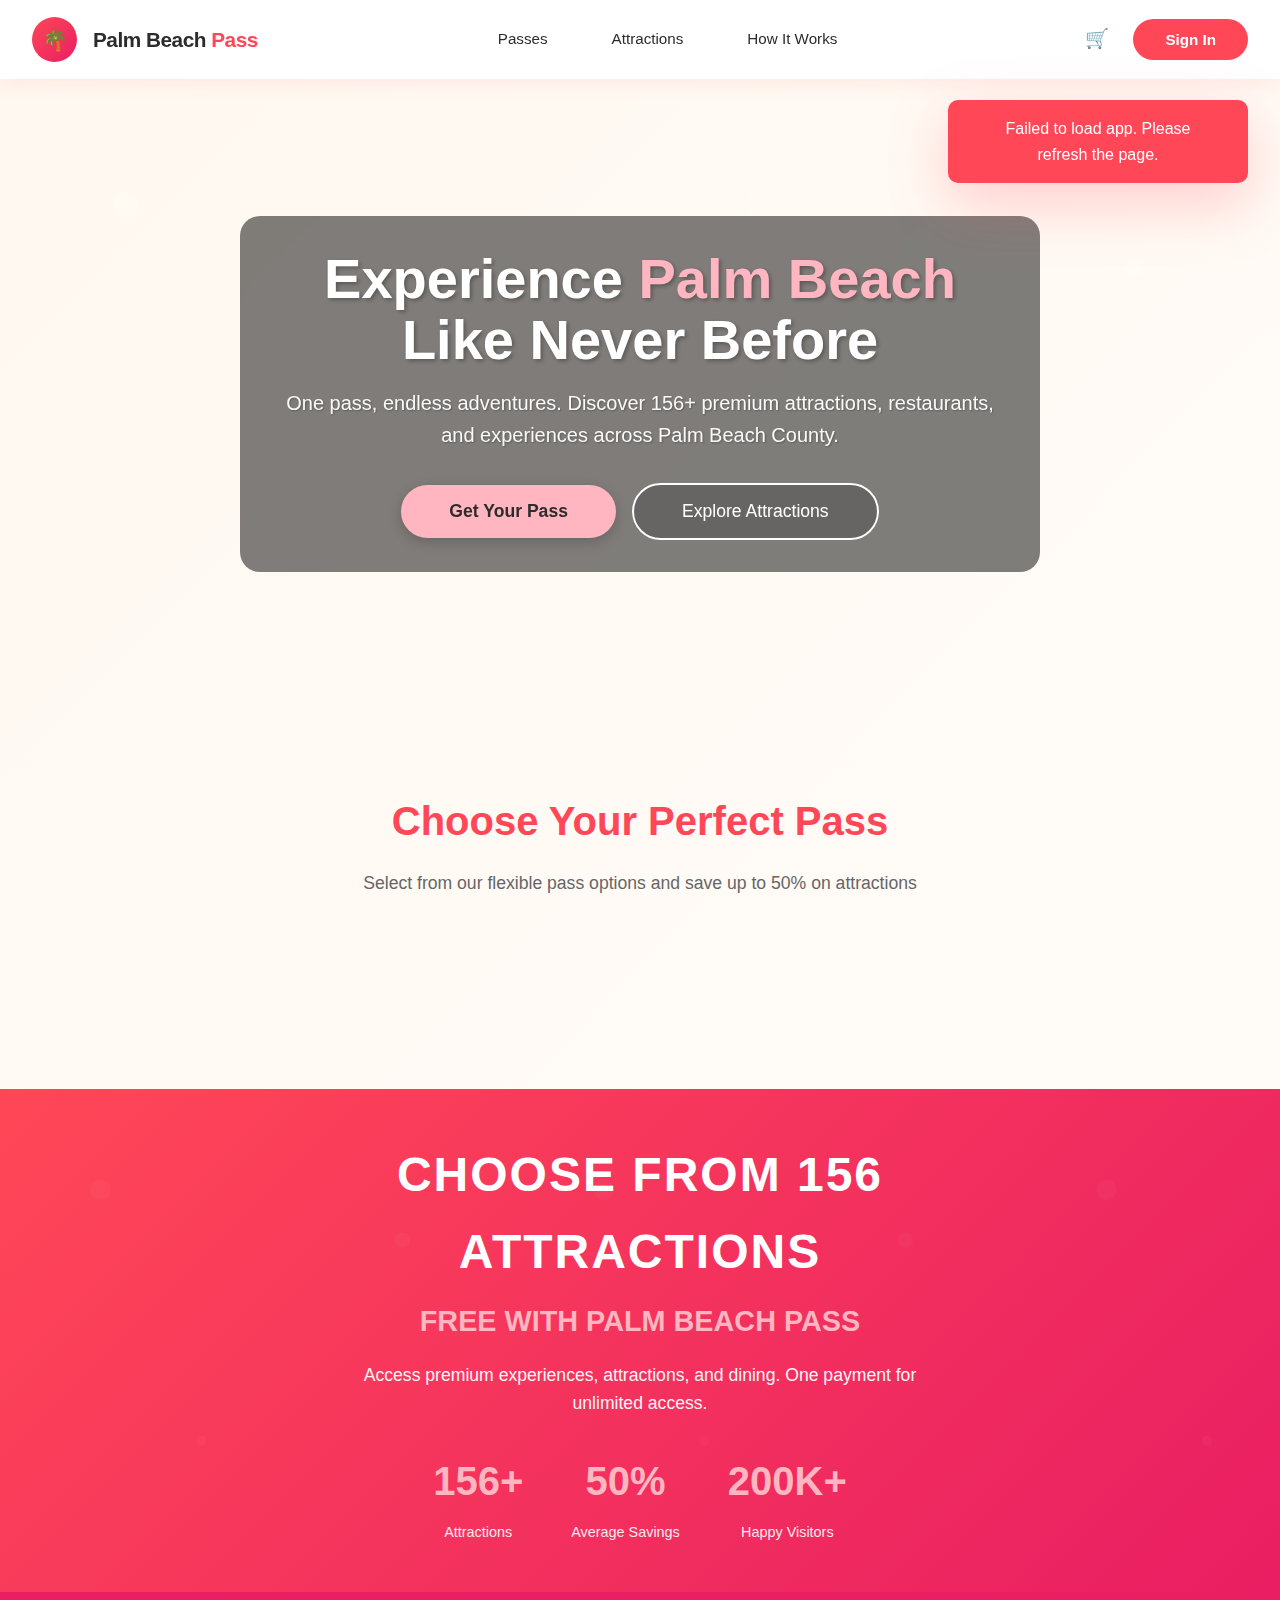
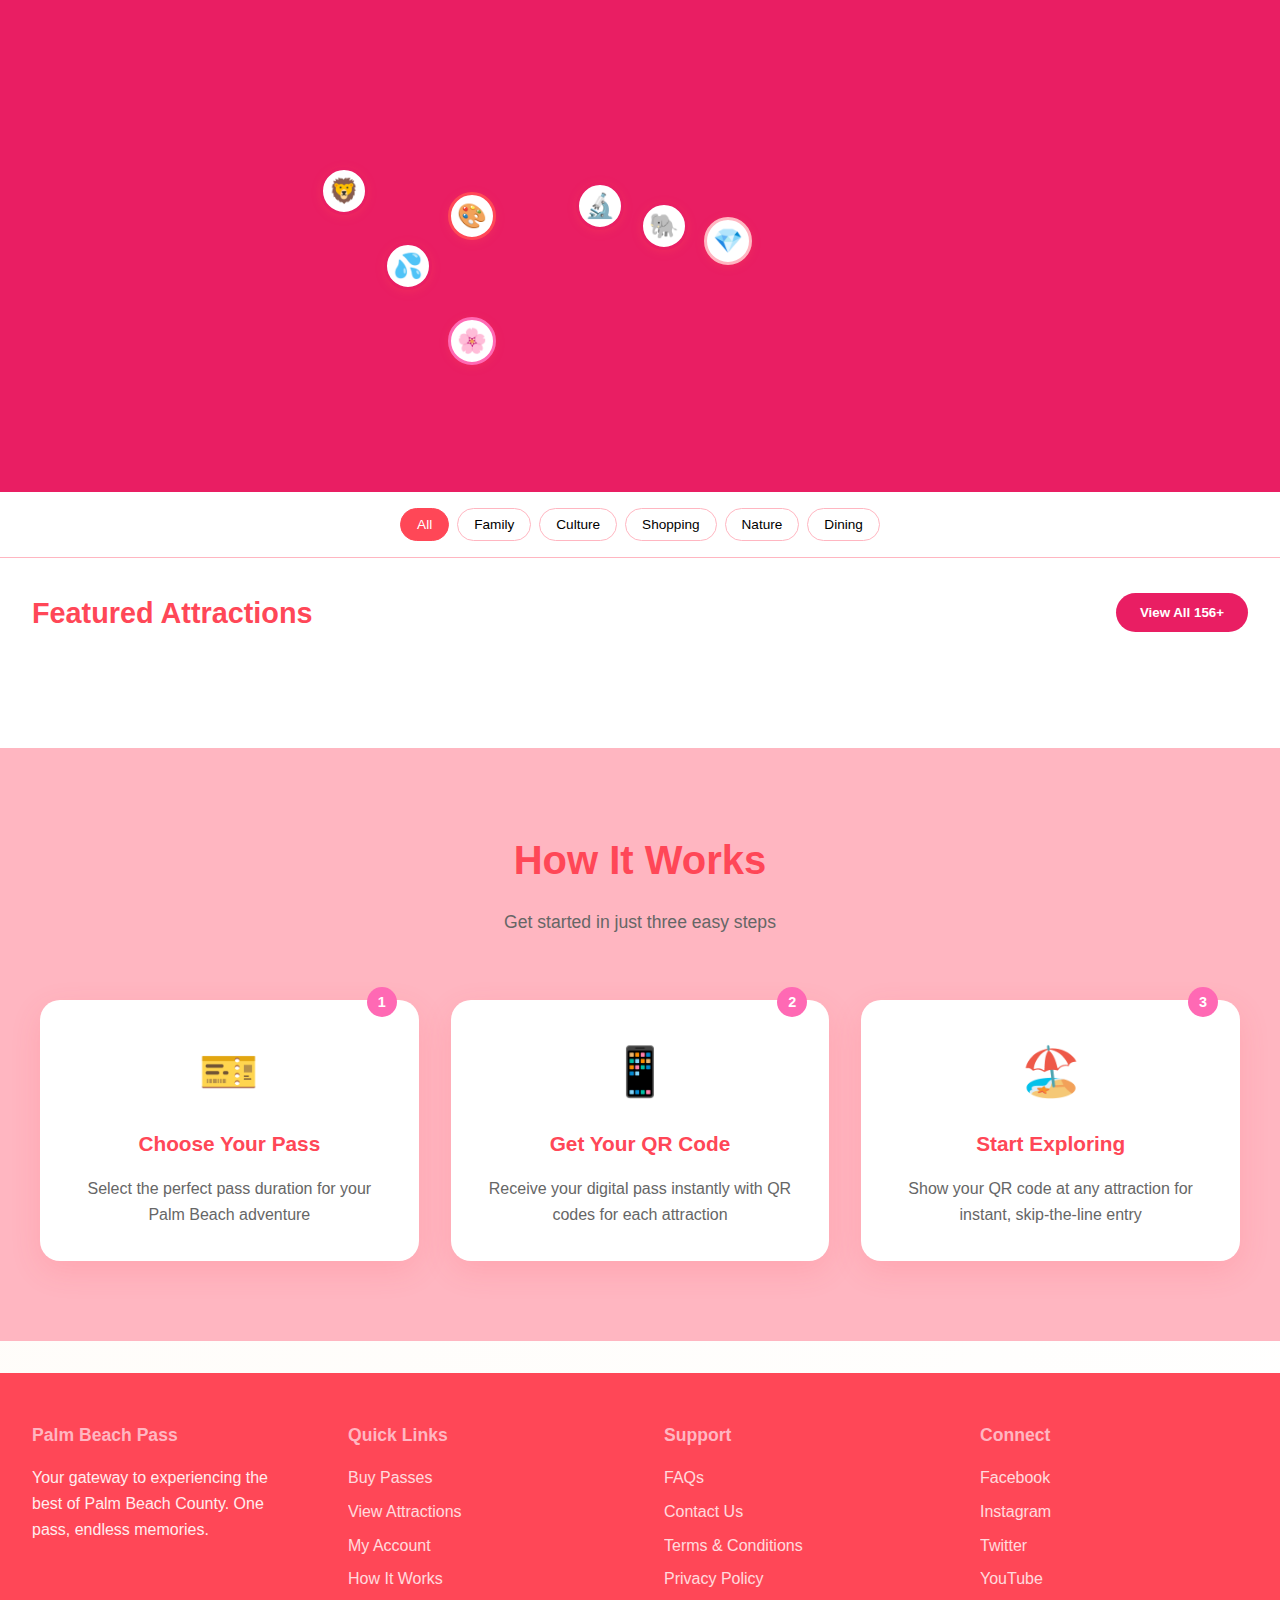
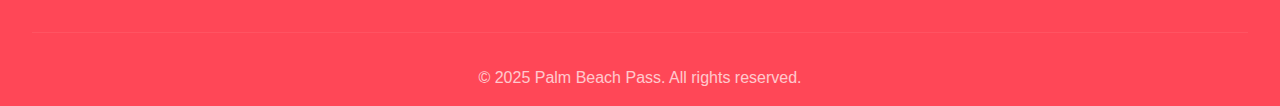
<file: customer-account.html>
<!-- customer-account.html -->
<!DOCTYPE html>
<html lang="en">
<head>
    <meta charset="UTF-8">
    <meta name="viewport" content="width=device-width, initial-scale=1.0">
    <title>My Account - Palm Beach Pass</title>
    <meta name="theme-color" content="#526a5d">
    <link rel="manifest" href="manifest.json">
    <link rel="stylesheet" href="styles.css">
    <style>
        .account-container {
            max-width: 1400px;
            margin: 2rem auto;
            padding: 0 2rem;
            display: grid;
            grid-template-columns: 280px 1fr;
            gap: 2rem;
        }

        .sidebar {
            background: white;
            border-radius: 20px;
            padding: 2rem;
            box-shadow: var(--shadow);
            height: fit-content;
            position: sticky;
            top: 100px;
        }

        .profile-header {
            text-align: center;
            margin-bottom: 2rem;
            padding-bottom: 2rem;
            border-bottom: 1px solid #f0f0f0;
        }

        .profile-avatar {
            width: 80px;
            height: 80px;
            background: linear-gradient(135deg, #526a5d, #156da1);
            border-radius: 50%;
            display: flex;
            align-items: center;
            justify-content: center;
            margin: 0 auto 1rem;
            font-size: 2rem;
            color: white;
            position: relative;
        }

        .profile-name {
            font-size: 1.3rem;
            font-weight: 600;
            margin-bottom: 0.25rem;
            color: #526a5d;
        }

        .profile-email {
            color: var(--text-light);
            font-size: 0.9rem;
        }

        .membership-badge {
            display: inline-block;
            background: linear-gradient(135deg, #c4b48c, #FF6B6B);
            color: white;
            padding: 0.4rem 1rem;
            border-radius: 20px;
            font-size: 0.8rem;
            font-weight: 600;
            margin-top: 1rem;
        }

        .sidebar-menu {
            list-style: none;
        }

        .menu-item {
            margin-bottom: 0.5rem;
        }

        .menu-link {
            display: flex;
            align-items: center;
            gap: 1rem;
            padding: 0.875rem 1rem;
            border-radius: 10px;
            text-decoration: none;
            color: var(--text-dark);
            transition: all 0.3s;
            cursor: pointer;
        }

        .menu-link:hover {
            background: #c4b48c;
            transform: translateX(5px);
        }

        .menu-link.active {
            background: linear-gradient(135deg, rgba(82,106,93,0.1), rgba(21,109,161,0.1));
            color: #526a5d;
            font-weight: 600;
        }

        .menu-icon {
            width: 24px;
            text-align: center;
            font-size: 1.2rem;
        }

        .main-content {
            background: white;
            border-radius: 20px;
            padding: 2.5rem;
            box-shadow: var(--shadow);
            min-height: 600px;
        }

        .content-header {
            margin-bottom: 2.5rem;
            padding-bottom: 1.5rem;
            border-bottom: 2px solid #f0f0f0;
        }

        .content-title {
            font-size: 2rem;
            font-weight: 700;
            color: #526a5d;
            margin-bottom: 0.5rem;
        }

        .content-subtitle {
            color: var(--text-light);
        }

        .dashboard-grid {
            display: grid;
            grid-template-columns: repeat(auto-fit, minmax(250px, 1fr));
            gap: 1.5rem;
            margin-bottom: 3rem;
        }

        .stat-card {
            background: linear-gradient(135deg, #c4b48c, white);
            padding: 1.5rem;
            border-radius: 15px;
            border-left: 4px solid #526a5d;
            transition: all 0.3s;
        }

        .stat-card:hover {
            transform: translateY(-3px);
            box-shadow: var(--shadow);
        }

        .stat-card.primary { border-left-color: #156da1; }
        .stat-card.warning { border-left-color: #D4AF37; }
        .stat-card.success { border-left-color: var(--success); }

        .stat-label {
            color: var(--text-light);
            font-size: 0.9rem;
            margin-bottom: 0.5rem;
        }

        .stat-value {
            font-size: 2rem;
            font-weight: 700;
            color: #526a5d;
            margin-bottom: 0.25rem;
        }

        .stat-change {
            font-size: 0.85rem;
            color: var(--success);
        }

        .passes-grid {
            display: grid;
            grid-template-columns: repeat(auto-fill, minmax(300px, 1fr));
            gap: 1.5rem;
            margin-bottom: 2rem;
        }

        .pass-card {
            background: white;
            border: 2px solid #f0f0f0;
            border-radius: 15px;
            overflow: hidden;
            transition: all 0.3s;
            cursor: pointer;
        }

        .pass-card:hover {
            transform: translateY(-5px);
            box-shadow: var(--shadow-lg);
            border-color: #526a5d;
        }

        .pass-card.expired {
            opacity: 0.6;
            background: #f8f9fa;
        }

        .pass-header {
            background: linear-gradient(135deg, #526a5d, #156da1);
            color: white;
            padding: 1.5rem;
            position: relative;
        }

        .pass-status {
            position: absolute;
            top: 1rem;
            right: 1rem;
            background: rgba(255,255,255,0.2);
            padding: 0.3rem 0.8rem;
            border-radius: 15px;
            font-size: 0.8rem;
            font-weight: 600;
        }

        .pass-status.active {
            background: var(--success);
        }

        .pass-status.expired {
            background: #FF6B6B;
        }

        .pass-type {
            font-size: 1.2rem;
            font-weight: 700;
            margin-bottom: 0.25rem;
        }

        .pass-id {
            font-family: monospace;
            font-size: 0.85rem;
            opacity: 0.9;
        }

        .pass-body {
            padding: 1.5rem;
        }

        .pass-details {
            display: grid;
            grid-template-columns: 1fr 1fr;
            gap: 1rem;
            margin-bottom: 1.5rem;
        }

        .detail-item {
            text-align: center;
        }

        .detail-label {
            font-size: 0.8rem;
            color: var(--text-light);
            margin-bottom: 0.25rem;
            text-transform: uppercase;
            letter-spacing: 0.5px;
        }

        .detail-value {
            font-weight: 600;
            color: var(--text-dark);
        }

        .detail-value.highlight {
            color: #526a5d;
            font-size: 1.1rem;
        }

        .pass-actions {
            display: grid;
            grid-template-columns: 1fr 1fr;
            gap: 0.75rem;
        }

        .btn-qr {
            background: #526a5d;
            color: white;
            border: none;
            padding: 0.75rem;
            border-radius: 10px;
            font-size: 0.9rem;
            font-weight: 600;
            cursor: pointer;
            transition: all 0.3s;
            display: flex;
            align-items: center;
            justify-content: center;
            gap: 0.5rem;
        }

        .btn-qr:hover {
            background: #156da1;
            transform: translateY(-2px);
        }

        .btn-secondary {
            background: #c4b48c;
            color: var(--text-dark);
            border: none;
            padding: 0.75rem;
            border-radius: 10px;
            font-size: 0.9rem;
            font-weight: 600;
            cursor: pointer;
            transition: all 0.3s;
            display: flex;
            align-items: center;
            justify-content: center;
            gap: 0.5rem;
        }

        .btn-secondary:hover {
            background: #D4AF37;
            color: white;
        }

        .history-table {
            width: 100%;
            border-collapse: collapse;
            margin-top: 2rem;
        }

        .history-table th {
            background: #c4b48c;
            padding: 1rem;
            text-align: left;
            font-weight: 600;
            color: #526a5d;
            border-bottom: 2px solid #e0e0e0;
        }

        .history-table td {
            padding: 1rem;
            border-bottom: 1px solid #f0f0f0;
        }

        .history-table tr:hover {
            background: rgba(196,180,140,0.3);
        }

        .order-number {
            font-family: monospace;
            color: #156da1;
            font-weight: 600;
            cursor: pointer;
        }

        .order-number:hover {
            text-decoration: underline;
        }

        .status-badge {
            display: inline-block;
            padding: 0.25rem 0.75rem;
            border-radius: 15px;
            font-size: 0.8rem;
            font-weight: 600;
        }

        .status-badge.completed {
            background: rgba(16,185,129,0.1);
            color: var(--success);
        }

        .status-badge.processing {
            background: rgba(245,158,11,0.1);
            color: var(--warning);
        }

        .qr-modal {
            display: none;
            position: fixed;
            top: 0;
            left: 0;
            width: 100%;
            height: 100%;
            background: rgba(0,0,0,0.9);
            z-index: 2000;
            align-items: center;
            justify-content: center;
            padding: 1rem;
        }

        .qr-modal.active {
            display: flex;
        }

        .qr-content {
            background: white;
            border-radius: 20px;
            padding: 2rem;
            max-width: 400px;
            width: 100%;
            text-align: center;
            position: relative;
        }

        .qr-close {
            position: absolute;
            top: 1rem;
            right: 1rem;
            background: none;
            border: none;
            font-size: 1.5rem;
            cursor: pointer;
            color: var(--text-light);
            width: 30px;
            height: 30px;
            display: flex;
            align-items: center;
            justify-content: center;
            border-radius: 50%;
            transition: all 0.3s;
        }

        .qr-close:hover {
            background: #c4b48c;
        }

        .qr-pass-info {
            background: linear-gradient(135deg, #526a5d, #156da1);
            color: white;
            padding: 1.5rem;
            border-radius: 15px;
            margin-bottom: 1.5rem;
        }

        .qr-code-container {
            background: white;
            border: 2px solid #f0f0f0;
            border-radius: 15px;
            padding: 1.5rem;
            margin-bottom: 1.5rem;
        }

        .qr-code-container canvas {
            width: 200px !important;
            height: 200px !important;
            border: 1px solid #e0e0e0;
            border-radius: 8px;
        }

        .qr-actions {
            display: grid;
            grid-template-columns: 1fr 1fr;
            gap: 1rem;
        }

        .btn-download {
            background: #526a5d;
            color: white;
            border: none;
            padding: 0.875rem;
            border-radius: 10px;
            font-weight: 600;
            cursor: pointer;
            transition: all 0.3s;
        }

        .btn-download:hover {
            background: #156da1;
        }

        .btn-share {
            background: #D4AF37;
            color: var(--text-dark);
            border: none;
            padding: 0.875rem;
            border-radius: 10px;
            font-weight: 600;
            cursor: pointer;
            transition: all 0.3s;
        }

        .btn-share:hover {
            background: #FF6B6B;
            color: white;
        }

        .empty-state {
            text-align: center;
            padding: 3rem;
            color: var(--text-light);
        }

        .empty-icon {
            font-size: 4rem;
            margin-bottom: 1rem;
            opacity: 0.5;
        }

        .btn-logout {
            background: transparent;
            color: #FF6B6B;
            border: 2px solid #FF6B6B;
            padding: 0.75rem 1.5rem;
            border-radius: 30px;
            cursor: pointer;
            font-family: inherit;
            font-size: 0.9rem;
            font-weight: 600;
            transition: all 0.3s;
            width: 100%;
            margin-top: 2rem;
        }

        .btn-logout:hover {
            background: #FF6B6B;
            color: white;
        }

        @media (max-width: 968px) {
            .account-container {
                grid-template-columns: 1fr;
            }

            .sidebar {
                position: relative;
                top: 0;
            }

            .dashboard-grid {
                grid-template-columns: repeat(2, 1fr);
            }

            .passes-grid {
                grid-template-columns: 1fr;
            }

            .pass-actions {
                grid-template-columns: 1fr;
            }
        }

        @media (max-width: 480px) {
            .dashboard-grid {
                grid-template-columns: 1fr;
            }
        }
    </style>
</head>
<body>
    <!-- Header -->
    <nav class="nav-header">
        <div class="nav-content">
            <a href="index.html" class="logo">
                <div class="logo-icon">🌴</div>
                <div class="logo-text">Palm Beach <span>Pass</span></div>
            </a>
            
            <div class="nav-links">
                <a href="index.html" class="nav-link">Home</a>
                <a href="#" class="nav-link active">My Account</a>
                <a href="index.html#passes" class="nav-link">Buy Passes</a>
                <a href="index.html#attractions" class="nav-link">Attractions</a>
            </div>
            
            <div class="user-menu">
                <span style="color: var(--text-light); font-size: 0.9rem;" id="userWelcome">Welcome back!</span>
            </div>
        </div>
    </nav>

    <!-- Account Container -->
    <div class="account-container">
        <!-- Sidebar -->
        <aside class="sidebar">
            <div class="profile-header">
                <div class="profile-avatar" id="profileAvatar">DU</div>
                <div class="profile-name" id="profileName">Demo User</div>
                <div class="profile-email" id="profileEmail">demo@palmbeachpass.com</div>
                <div class="membership-badge">🌟 Premium Member</div>
            </div>
            
            <ul class="sidebar-menu">
                <li class="menu-item">
                    <a class="menu-link active" onclick="showSection('dashboard')">
                        <span class="menu-icon">📊</span>
                        <span>Dashboard</span>
                    </a>
                </li>
                <li class="menu-item">
                    <a class="menu-link" onclick="showSection('passes')">
                        <span class="menu-icon">🎫</span>
                        <span>My Passes</span>
                    </a>
                </li>
                <li class="menu-item">
                    <a class="menu-link" onclick="showSection('history')">
                        <span class="menu-icon">📜</span>
                        <span>Order History</span>
                    </a>
                </li>
                <li class="menu-item">
                    <a class="menu-link" onclick="showSection('profile')">
                        <span class="menu-icon">👤</span>
                        <span>Profile Settings</span>
                    </a>
                </li>
            </ul>

            <button class="btn-logout" onclick="logout()">Sign Out</button>
        </aside>

        <!-- Main Content -->
        <main class="main-content">
            <!-- Dashboard Section -->
            <div id="dashboard-section" class="content-section">
                <div class="content-header">
                    <h1 class="content-title">Dashboard</h1>
                    <p class="content-subtitle">Welcome to your Palm Beach Pass account</p>
                </div>
                
                <div class="dashboard-grid">
                    <div class="stat-card">
                        <div class="stat-label">Active Passes</div>
                        <div class="stat-value" id="activePasses">0</div>
                        <div class="stat-change">Ready to use</div>
                    </div>
                    
                    <div class="stat-card primary">
                        <div class="stat-label">Attractions Visited</div>
                        <div class="stat-value" id="attractionsVisited">0</div>
                        <div class="stat-change">This year</div>
                    </div>
                    
                    <div class="stat-card warning">
                        <div class="stat-label">Total Saved</div>
                        <div class="stat-value" id="totalSaved">$0</div>
                        <div class="stat-change">With Palm Beach Pass</div>
                    </div>
                    
                    <div class="stat-card success">
                        <div class="stat-label">Next Expiry</div>
                        <div class="stat-value" id="nextExpiry">—</div>
                        <div class="stat-change">Days remaining</div>
                    </div>
                </div>

                <div style="background: #c4b48c; padding: 2rem; border-radius: 15px; text-align: center;">
                    <h3 style="color: #526a5d; margin-bottom: 1rem;">🎉 Ready for your next adventure?</h3>
                    <p style="color: var(--text-light); margin-bottom: 1.5rem;">Discover 156+ attractions across Palm Beach County with your passes!</p>
                    <a href="index.html#attractions" class="btn-primary" style="text-decoration: none;">Explore Attractions</a>
                </div>
            </div>

            <!-- Passes Section -->
            <div id="passes-section" class="content-section" style="display: none;">
                <div class="content-header">
                    <h1 class="content-title">My Passes</h1>
                    <p class="content-subtitle">Manage and view your digital passes</p>
                </div>
                
                <div class="passes-grid" id="passesGrid">
                    <!-- Passes loaded dynamically -->
                </div>

                <div class="empty-state" id="passesEmpty" style="display: none;">
                    <div class="empty-icon">🎫</div>
                    <h3>No Passes Yet</h3>
                    <p>Purchase your first Palm Beach Pass to start exploring!</p>
                    <a href="index.html#passes" class="btn-primary" style="text-decoration: none; margin-top: 1rem;">Buy Passes</a>
                </div>
            </div>

            <!-- History Section -->
            <div id="history-section" class="content-section" style="display: none;">
                <div class="content-header">
                    <h1 class="content-title">Order History</h1>
                    <p class="content-subtitle">View your past purchases and receipts</p>
                </div>
                
                <table class="history-table" id="historyTable">
                    <thead>
                        <tr>
                            <th>Order Number</th>
                            <th>Date</th>
                            <th>Items</th>
                            <th>Status</th>
                            <th>Total</th>
                        </tr>
                    </thead>
                    <tbody id="historyBody">
                        <!-- History loaded dynamically -->
                    </tbody>
                </table>

                <div class="empty-state" id="historyEmpty" style="display: none;">
                    <div class="empty-icon">📜</div>
                    <h3>No Orders Yet</h3>
                    <p>Your purchase history will appear here once you buy your first pass.</p>
                </div>
            </div>

            <!-- Profile Section -->
            <div id="profile-section" class="content-section" style="display: none;">
                <div class="content-header">
                    <h1 class="content-title">Profile Settings</h1>
                    <p class="content-subtitle">Manage your account information</p>
                </div>
                
                <div style="max-width: 600px;">
                    <div class="form-group">
                        <label>Full Name</label>
                        <input type="text" id="fullName" placeholder="Enter your full name">
                    </div>
                    
                    <div class="form-group">
                        <label>Email Address</label>
                        <input type="email" id="profileEmailInput" placeholder="Enter your email">
                    </div>
                    
                    <div class="form-group">
                        <label>Phone Number</label>
                        <input type="tel" id="profilePhone" placeholder="Enter your phone number">
                    </div>
                    
                    <div class="form-group">
                        <label>Preferred Language</label>
                        <select id="language">
                            <option value="en">English</option>
                            <option value="es">Español</option>
                            <option value="fr">Français</option>
                        </select>
                    </div>
                    
                    <div style="margin-top: 2rem;">
                        <button class="btn-primary" onclick="saveProfile()">Save Changes</button>
                    </div>
                </div>
            </div>
        </main>
    </div>

    <!-- QR Code Modal -->
    <div class="qr-modal" id="qrModal">
        <div class="qr-content">
            <button class="qr-close" onclick="closeQRModal()">×</button>
            
            <div class="qr-pass-info">
                <h3 id="qrPassTitle">3 Day Pass - Adult</h3>
                <div id="qrPassId" style="font-family: monospace; opacity: 0.9;">PB-2025-0156-ADT-01</div>
            </div>
            
            <div class="qr-code-container">
                <canvas id="qrCanvas" width="200" height="200"></canvas>
            </div>
            
            <div style="background: #c4b48c; padding: 1rem; border-radius: 10px; margin-bottom: 1.5rem; font-size: 0.9rem;">
                <strong>How to use:</strong> Show this QR code at any participating attraction for instant entry.
            </div>
            
            <div class="qr-actions">
                <button class="btn-download" onclick="downloadQR()">📥 Download</button>
                <button class="btn-share" onclick="sharePass()">📤 Share</button>
            </div>
        </div>
    </div>

    <script>
        // Mock QR Code generation function
        function generateMockQRCode(canvas, data) {
            const ctx = canvas.getContext('2d');
            const size = canvas.width;
            const cellSize = size / 25; // 25x25 grid for QR-like pattern
            
            // Clear canvas
            ctx.fillStyle = 'white';
            ctx.fillRect(0, 0, size, size);
            
            // Create QR-like pattern
            ctx.fillStyle = '#526a5d';
            
            // Generate deterministic pattern based on data
            const hash = data.split('').reduce((a, b) => {
                a = ((a << 5) - a) + b.charCodeAt(0);
                return a & a;
            }, 0);
            
            let seed = Math.abs(hash);
            function random() {
                seed = (seed * 9301 + 49297) % 233280;
                return seed / 233280;
            }
            
            // Draw pattern
            for (let i = 0; i < 25; i++) {
                for (let j = 0; j < 25; j++) {
                    if (random() > 0.5) {
                        ctx.fillRect(i * cellSize, j * cellSize, cellSize, cellSize);
                    }
                }
            }
            
            // Draw corner markers (QR code style)
            const cornerSize = cellSize * 7;
            
            // Top-left corner
            ctx.fillRect(0, 0, cornerSize, cornerSize);
            ctx.fillStyle = 'white';
            ctx.fillRect(cellSize, cellSize, cornerSize - 2 * cellSize, cornerSize - 2 * cellSize);
            ctx.fillStyle = '#526a5d';
            ctx.fillRect(cellSize * 2, cellSize * 2, cornerSize - 4 * cellSize, cornerSize - 4 * cellSize);
            
            // Top-right corner
            ctx.fillStyle = '#526a5d';
            ctx.fillRect(size - cornerSize, 0, cornerSize, cornerSize);
            ctx.fillStyle = 'white';
            ctx.fillRect(size - cornerSize + cellSize, cellSize, cornerSize - 2 * cellSize, cornerSize - 2 * cellSize);
            ctx.fillStyle = '#526a5d';
            ctx.fillRect(size - cornerSize + cellSize * 2, cellSize * 2, cornerSize - 4 * cellSize, cornerSize - 4 * cellSize);
            
            // Bottom-left corner
            ctx.fillStyle = '#526a5d';
            ctx.fillRect(0, size - cornerSize, cornerSize, cornerSize);
            ctx.fillStyle = 'white';
            ctx.fillRect(cellSize, size - cornerSize + cellSize, cornerSize - 2 * cellSize, cornerSize - 2 * cellSize);
            ctx.fillStyle = '#526a5d';
            ctx.fillRect(cellSize * 2, size - cornerSize + cellSize * 2, cornerSize - 4 * cellSize, cornerSize - 4 * cellSize);
            
            return Promise.resolve();
        }

        class CustomerAccount {
            constructor() {
                this.currentSection = 'dashboard';
                this.currentQRPass = null;
                this.init();
            }

            init() {
                // Check authentication
                if (!this.checkAuth()) {
                    window.location.href = 'index.html';
                    return;
                }

                this.loadUserData();
                this.loadPasses();
                this.loadOrderHistory();
                this.updateStats();
            }

            checkAuth() {
                const auth = localStorage.getItem('pbp_auth');
                if (!auth) return false;
                
                try {
                    const authData = JSON.parse(auth);
                    return authData.isLoggedIn && authData.user;
                } catch {
                    return false;
                }
            }

            loadUserData() {
                try {
                    const auth = JSON.parse(localStorage.getItem('pbp_auth'));
                    if (auth && auth.user) {
                        const user = auth.user;
                        document.getElementById('profileName').textContent = user.name;
                        document.getElementById('profileEmail').textContent = user.email;
                        document.getElementById('userWelcome').textContent = `Welcome, ${user.name.split(' ')[0]}!`;
                        
                        // Update avatar with initials
                        const initials = user.name.split(' ').map(n => n[0]).join('').toUpperCase();
                        document.getElementById('profileAvatar').textContent = initials;
                        
                        // Pre-fill profile form
                        document.getElementById('fullName').value = user.name;
                        document.getElementById('profileEmailInput').value = user.email;
                    }
                } catch (error) {
                    console.error('Failed to load user data:', error);
                }
            }

            loadPasses() {
                const passes = JSON.parse(localStorage.getItem('pbp_user_passes') || '[]');
                const passesGrid = document.getElementById('passesGrid');
                const passesEmpty = document.getElementById('passesEmpty');

                if (passes.length === 0) {
                    passesGrid.style.display = 'none';
                    passesEmpty.style.display = 'block';
                    return;
                }

                passesGrid.style.display = 'grid';
                passesEmpty.style.display = 'none';

                passesGrid.innerHTML = passes.map(pass => this.createPassCard(pass)).join('');
            }

            createPassCard(pass) {
                const isExpired = pass.status === 'expired';
                const statusClass = pass.status === 'active' ? 'active' : 'expired';
                const statusText = pass.status === 'active' ? 'Active' : 'Expired';

                return `
                    <div class="pass-card ${isExpired ? 'expired' : ''}" onclick="showQR('${pass.id}')">
                        <div class="pass-header">
                            <div class="pass-status ${statusClass}">${statusText}</div>
                            <div class="pass-type">${pass.type}</div>
                            <div class="pass-id">${pass.id}</div>
                        </div>
                        <div class="pass-body">
                            <div class="pass-details">
                                <div class="detail-item">
                                    <div class="detail-label">Category</div>
                                    <div class="detail-value">${pass.category}</div>
                                </div>
                                <div class="detail-item">
                                    <div class="detail-label">Status</div>
                                    <div class="detail-value highlight">${statusText}</div>
                                </div>
                                <div class="detail-item">
                                    <div class="detail-label">Purchase Date</div>
                                    <div class="detail-value">${this.formatDate(pass.purchaseDate)}</div>
                                </div>
                                <div class="detail-item">
                                    <div class="detail-label">Order #</div>
                                    <div class="detail-value">${pass.orderNumber}</div>
                                </div>
                            </div>
                            <div class="pass-actions">
                                <button class="btn-qr" onclick="event.stopPropagation(); showQR('${pass.id}')">
                                    📱 Show QR
                                </button>
                                <button class="btn-secondary" onclick="event.stopPropagation(); sharePass('${pass.id}')">
                                    🔗 Share
                                </button>
                            </div>
                        </div>
                    </div>
                `;
            }

            loadOrderHistory() {
                const orders = JSON.parse(localStorage.getItem('pbp_order_history') || '[]');
                const historyBody = document.getElementById('historyBody');
                const historyEmpty = document.getElementById('historyEmpty');

                if (orders.length === 0) {
                    document.getElementById('historyTable').style.display = 'none';
                    historyEmpty.style.display = 'block';
                    return;
                }

                document.getElementById('historyTable').style.display = 'table';
                historyEmpty.style.display = 'none';

                historyBody.innerHTML = orders.map(order => `
                    <tr>
                        <td><span class="order-number" onclick="viewOrder('${order.orderNumber}')">${order.orderNumber}</span></td>
                        <td>${this.formatDate(order.date)}</td>
                        <td>${order.passes.length} pass(es)</td>
                        <td><span class="status-badge completed">Completed</span></td>
                        <td>${order.total}</td>
                    </tr>
                `).join('');
            }

            updateStats() {
                const passes = JSON.parse(localStorage.getItem('pbp_user_passes') || '[]');
                const activePasses = passes.filter(p => p.status === 'active');
                
                document.getElementById('activePasses').textContent = activePasses.length;
                document.getElementById('attractionsVisited').textContent = Math.floor(Math.random() * 15) + 5; // Demo
                document.getElementById('totalSaved').textContent = `${(activePasses.length * 150).toFixed(0)}`;
                document.getElementById('nextExpiry').textContent = activePasses.length > 0 ? '3' : '—';
            }

            formatDate(dateString) {
                const date = new Date(dateString);
                return date.toLocaleDateString('en-US', { 
                    year: 'numeric', 
                    month: 'short', 
                    day: 'numeric' 
                });
            }

            async showQR(passId) {
                const passes = JSON.parse(localStorage.getItem('pbp_user_passes') || '[]');
                const pass = passes.find(p => p.id === passId);
                if (!pass) return;

                this.currentQRPass = pass;

                document.getElementById('qrPassTitle').textContent = `${pass.type} - ${pass.category}`;
                document.getElementById('qrPassId').textContent = pass.id;

                // Generate QR code
                try {
                    const canvas = document.getElementById('qrCanvas');
                    const qrData = {
                        passId: pass.id,
                        type: pass.type,
                        category: pass.category,
                        orderNumber: pass.orderNumber,
                        timestamp: Date.now()
                    };

                    // Use mock QR code generation for demo
                    await generateMockQRCode(canvas, JSON.stringify(qrData));

                    document.getElementById('qrModal').classList.add('active');
                    document.body.style.overflow = 'hidden';

                    console.log('QR Code generated successfully for demo');
                } catch (error) {
                    console.error('Failed to generate QR code:', error);
                    this.showToast('Failed to generate QR code', 'error');
                }
            }

            closeQRModal() {
                document.getElementById('qrModal').classList.remove('active');
                document.body.style.overflow = '';
                this.currentQRPass = null;
            }

            async downloadQR() {
                if (!this.currentQRPass) return;

                try {
                    const canvas = document.getElementById('qrCanvas');
                    const link = document.createElement('a');
                    link.download = `palm-beach-pass-${this.currentQRPass.id}.png`;
                    link.href = canvas.toDataURL('image/png');
                    link.click();

                    this.showToast('QR code downloaded! 📥');
                } catch (error) {
                    console.error('Download failed:', error);
                    this.showToast('Download failed', 'error');
                }
            }

            async sharePass() {
                if (!this.currentQRPass) return;

                const pass = this.currentQRPass;
                const shareData = {
                    title: 'Palm Beach Pass',
                    text: `Check out my ${pass.type}! Pass ID: ${pass.id}`,
                    url: window.location.origin
                };

                try {
                    if (navigator.share && navigator.canShare(shareData)) {
                        await navigator.share(shareData);
                        this.showToast('Pass shared successfully! 📤');
                    } else {
                        await navigator.clipboard.writeText(`${shareData.text} - ${shareData.url}`);
                        this.showToast('Pass details copied to clipboard! 📋');
                    }
                } catch (error) {
                    console.error('Share failed:', error);
                    this.showToast('Share failed', 'error');
                }
            }

            showSection(section) {
                // Update sidebar
                document.querySelectorAll('.menu-link').forEach(link => {
                    link.classList.remove('active');
                });
                event.currentTarget.classList.add('active');

                // Hide all sections
                document.querySelectorAll('.content-section').forEach(sec => {
                    sec.style.display = 'none';
                });

                // Show selected section
                document.getElementById(section + '-section').style.display = 'block';
                this.currentSection = section;
            }

            saveProfile() {
                const fullName = document.getElementById('fullName').value;
                const email = document.getElementById('profileEmailInput').value;
                const phone = document.getElementById('profilePhone').value;

                if (!fullName || !email) {
                    this.showToast('Please fill in required fields', 'error');
                    return;
                }

                // Update stored user data
                try {
                    const auth = JSON.parse(localStorage.getItem('pbp_auth'));
                    auth.user.name = fullName;
                    auth.user.email = email;
                    auth.user.phone = phone;
                    localStorage.setItem('pbp_auth', JSON.stringify(auth));

                    // Update UI
                    this.loadUserData();
                    this.showToast('Profile updated successfully! 👤');
                } catch (error) {
                    console.error('Failed to save profile:', error);
                    this.showToast('Failed to save profile', 'error');
                }
            }

            viewOrder(orderNumber) {
                this.showToast(`Loading order ${orderNumber}...`);
                // In a real app, this would show order details
            }

            logout() {
                if (confirm('Are you sure you want to sign out?')) {
                    localStorage.removeItem('pbp_auth');
                    localStorage.removeItem('pbp_cart');
                    window.location.href = 'index.html';
                }
            }

            showToast(message, type = 'success') {
                // Remove existing toasts
                document.querySelectorAll('.toast').forEach(toast => toast.remove());

                const toast = document.createElement('div');
                toast.className = `toast ${type}`;
                toast.textContent = message;
                document.body.appendChild(toast);

                setTimeout(() => {
                    toast.style.opacity = '0';
                    toast.style.transform = 'translateX(100%)';
                    setTimeout(() => toast.remove(), 300);
                }, 4000);
            }
        }

        // Global variables and functions
        let accountApp;

        function showSection(section) {
            accountApp.showSection(section);
        }

        function showQR(passId) {
            accountApp.showQR(passId);
        }

        function sharePass(passId) {
            const passes = JSON.parse(localStorage.getItem('pbp_user_passes') || '[]');
            const pass = passes.find(p => p.id === passId);
            if (pass) {
                accountApp.currentQRPass = pass;
                accountApp.sharePass();
            }
        }

        function closeQRModal() {
            accountApp.closeQRModal();
        }

        function downloadQR() {
            accountApp.downloadQR();
        }

        function saveProfile() {
            accountApp.saveProfile();
        }

        function viewOrder(orderNumber) {
            accountApp.viewOrder(orderNumber);
        }

        function logout() {
            accountApp.logout();
        }

        // Initialize when page loads
        document.addEventListener('DOMContentLoaded', () => {
            accountApp = new CustomerAccount();
        });
    </script>
</body>
</html>
</file>
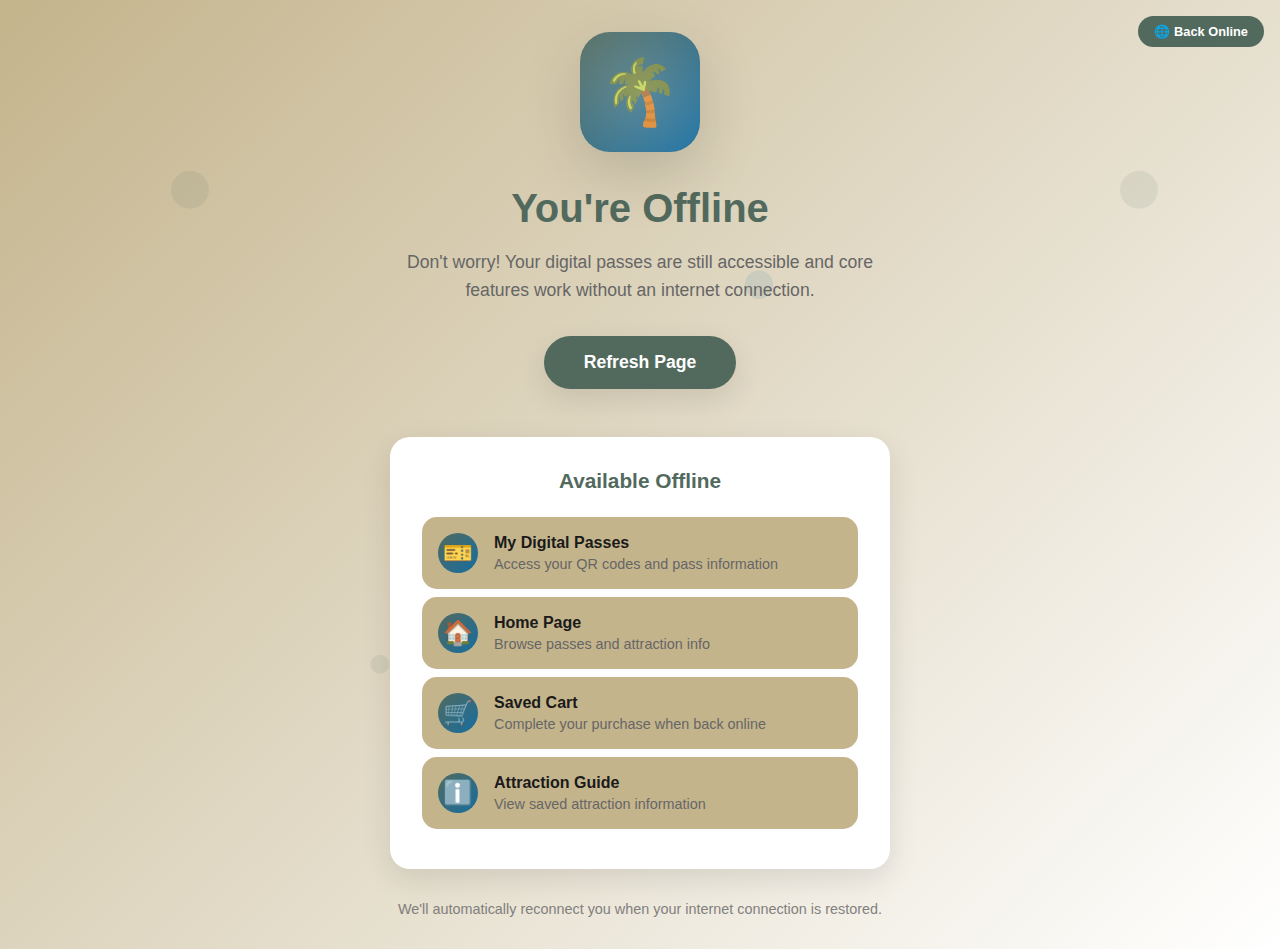
<file: offline.html>
<!-- offline.html -->
<!DOCTYPE html>
<html lang="en">
<head>
    <meta charset="UTF-8">
    <meta name="viewport" content="width=device-width, initial-scale=1.0">
    <title>Offline - Palm Beach Pass</title>
    <meta name="theme-color" content="#526a5d">
    <style>
        :root {
            --palm-green: #526a5d;
            --ocean-blue: #156da1;
            --sand: #c4b48c;
            --muted-teal: #708d8d;
            --sky-blue: #5093c8;
            --coral: #FF6B6B;
            --gold: #D4AF37;
            --text-dark: #1A1A1A;
            --text-light: #666666;
            --shadow: 0 10px 30px rgba(0,0,0,0.1);
            --shadow-lg: 0 20px 60px rgba(0,0,0,0.15);
        }

        * {
            margin: 0;
            padding: 0;
            box-sizing: border-box;
        }

        body {
            font-family: -apple-system, BlinkMacSystemFont, 'Segoe UI', Roboto, sans-serif;
            background: linear-gradient(135deg, var(--sand) 0%, #FFFFFF 100%);
            min-height: 100vh;
            display: flex;
            flex-direction: column;
            align-items: center;
            justify-content: center;
            text-align: center;
            padding: 2rem;
            color: var(--text-dark);
            position: relative;
            overflow: hidden;
        }

        body::before {
            content: '';
            position: absolute;
            top: 0;
            left: 0;
            right: 0;
            bottom: 0;
            background: url('data:image/svg+xml;utf8,<svg xmlns="http://www.w3.org/2000/svg" viewBox="0 0 100 100"><circle cx="20" cy="20" r="2" fill="rgba(82,106,93,0.1)"/><circle cx="80" cy="30" r="1.5" fill="rgba(21,109,161,0.1)"/><circle cx="40" cy="70" r="1" fill="rgba(82,106,93,0.1)"/></svg>') repeat;
            animation: float 30s infinite linear;
            z-index: -1;
        }

        @keyframes float {
            0% { transform: translateX(0); }
            100% { transform: translateX(-100px); }
        }

        .offline-container {
            max-width: 500px;
            width: 100%;
            animation: fadeInUp 1s ease-out;
        }

        @keyframes fadeInUp {
            from {
                opacity: 0;
                transform: translateY(30px);
            }
            to {
                opacity: 1;
                transform: translateY(0);
            }
        }

        .offline-icon {
            width: 120px;
            height: 120px;
            background: linear-gradient(135deg, var(--palm-green), var(--ocean-blue));
            border-radius: 30px;
            display: flex;
            align-items: center;
            justify-content: center;
            font-size: 4rem;
            color: white;
            margin: 0 auto 2rem;
            box-shadow: var(--shadow-lg);
            position: relative;
            overflow: hidden;
        }

        .offline-icon::before {
            content: '';
            position: absolute;
            top: -50%;
            right: -50%;
            width: 200%;
            height: 200%;
            background: radial-gradient(circle, rgba(255,255,255,0.2) 0%, transparent 70%);
            animation: shimmer 3s infinite;
        }

        @keyframes shimmer {
            0% { transform: rotate(0deg); }
            100% { transform: rotate(360deg); }
        }

        h1 {
            color: var(--palm-green);
            font-size: 2.5rem;
            font-weight: 700;
            margin-bottom: 1rem;
            line-height: 1.2;
        }

        .offline-message {
            color: var(--text-light);
            font-size: 1.1rem;
            margin-bottom: 2rem;
            line-height: 1.6;
        }

        .btn-retry {
            background: var(--palm-green);
            color: white;
            border: none;
            padding: 1rem 2.5rem;
            border-radius: 50px;
            font-size: 1.1rem;
            font-weight: 600;
            cursor: pointer;
            transition: all 0.3s;
            margin-bottom: 3rem;
            box-shadow: var(--shadow);
        }

        .btn-retry:hover {
            background: var(--ocean-blue);
            transform: translateY(-3px);
            box-shadow: var(--shadow-lg);
        }

        .offline-features {
            background: white;
            border-radius: 20px;
            padding: 2rem;
            box-shadow: var(--shadow);
            text-align: left;
        }

        .features-title {
            color: var(--palm-green);
            font-size: 1.3rem;
            font-weight: 700;
            margin-bottom: 1.5rem;
            text-align: center;
        }

        .feature-list {
            list-style: none;
        }

        .feature-item {
            display: flex;
            align-items: center;
            gap: 1rem;
            padding: 1rem;
            margin: 0.5rem 0;
            background: var(--sand);
            border-radius: 15px;
            transition: all 0.3s;
            cursor: pointer;
            text-decoration: none;
            color: var(--text-dark);
        }

        .feature-item:hover {
            background: var(--palm-green);
            color: white;
            transform: translateX(10px);
        }

        .feature-icon {
            font-size: 1.5rem;
            width: 40px;
            height: 40px;
            background: linear-gradient(135deg, var(--palm-green), var(--ocean-blue));
            border-radius: 50%;
            display: flex;
            align-items: center;
            justify-content: center;
            color: white;
            flex-shrink: 0;
        }

        .feature-item:hover .feature-icon {
            background: rgba(255,255,255,0.2);
        }

        .feature-content {
            flex: 1;
        }

        .feature-name {
            font-weight: 600;
            margin-bottom: 0.25rem;
        }

        .feature-desc {
            font-size: 0.9rem;
            color: var(--text-light);
        }

        .feature-item:hover .feature-desc {
            color: rgba(255,255,255,0.8);
        }

        .network-status {
            position: fixed;
            top: 1rem;
            right: 1rem;
            background: var(--coral);
            color: white;
            padding: 0.5rem 1rem;
            border-radius: 20px;
            font-size: 0.8rem;
            font-weight: 600;
            z-index: 100;
            transition: all 0.3s;
        }

        .network-status.online {
            background: var(--palm-green);
        }

        .footer-note {
            margin-top: 2rem;
            color: var(--text-light);
            font-size: 0.9rem;
            opacity: 0.8;
        }

        /* Mobile Responsive */
        @media (max-width: 768px) {
            .offline-container {
                padding: 1rem;
            }

            h1 {
                font-size: 2rem;
            }

            .offline-icon {
                width: 100px;
                height: 100px;
                font-size: 3rem;
            }

            .offline-features {
                padding: 1.5rem;
            }

            .feature-item {
                padding: 0.75rem;
            }
        }

        @keyframes spin {
            to { transform: rotate(360deg); }
        }
    </style>
</head>
<body>
    <!-- Network Status -->
    <div class="network-status" id="networkStatus">📡 Offline</div>

    <div class="offline-container">
        <div class="offline-icon">🌴</div>
        
        <h1>You're Offline</h1>
        <p class="offline-message">
            Don't worry! Your digital passes are still accessible and core features work without an internet connection.
        </p>
        
        <button class="btn-retry" onclick="handleRetry()" id="retryButton">
            Try Again
        </button>
        
        <div class="offline-features">
            <h3 class="features-title">Available Offline</h3>
            
            <ul class="feature-list">
                <a href="/customer-account.html" class="feature-item">
                    <div class="feature-icon">🎫</div>
                    <div class="feature-content">
                        <div class="feature-name">My Digital Passes</div>
                        <div class="feature-desc">Access your QR codes and pass information</div>
                    </div>
                </a>
                
                <a href="/" class="feature-item">
                    <div class="feature-icon">🏠</div>
                    <div class="feature-content">
                        <div class="feature-name">Home Page</div>
                        <div class="feature-desc">Browse passes and attraction info</div>
                    </div>
                </a>
                
                <a href="/checkout.html" class="feature-item">
                    <div class="feature-icon">🛒</div>
                    <div class="feature-content">
                        <div class="feature-name">Saved Cart</div>
                        <div class="feature-desc">Complete your purchase when back online</div>
                    </div>
                </a>
                
                <div class="feature-item" onclick="showOfflineInfo()">
                    <div class="feature-icon">ℹ️</div>
                    <div class="feature-content">
                        <div class="feature-name">Attraction Guide</div>
                        <div class="feature-desc">View saved attraction information</div>
                    </div>
                </div>
            </ul>
        </div>
        
        <p class="footer-note">
            We'll automatically reconnect you when your internet connection is restored.
        </p>
    </div>

    <script>
        // Check online status
        function updateNetworkStatus() {
            const statusEl = document.getElementById('networkStatus');
            const retryBtn = document.getElementById('retryButton');
            
            if (navigator.onLine) {
                statusEl.textContent = '🌐 Back Online';
                statusEl.classList.add('online');
                retryBtn.textContent = 'Refresh Page';
            } else {
                statusEl.textContent = '📡 Offline';
                statusEl.classList.remove('online');
                retryBtn.textContent = 'Try Again';
            }
        }

        // Handle retry button click
        function handleRetry() {
            const btn = document.getElementById('retryButton');
            btn.disabled = true;
            btn.style.opacity = '0.7';
            btn.innerHTML = '<span style="display:inline-block;width:20px;height:20px;border:2px solid rgba(255,255,255,0.3);border-top-color:white;border-radius:50%;animation:spin 1s linear infinite;margin-right:0.5rem;"></span>Connecting...';
            
            setTimeout(() => {
                window.location.reload();
            }, 1000);
        }

        // Listen for online/offline events
        window.addEventListener('online', () => {
            updateNetworkStatus();
            showToast('Connection restored! Refreshing...', 'success');
            setTimeout(() => {
                window.location.reload();
            }, 1500);
        });

        window.addEventListener('offline', () => {
            updateNetworkStatus();
            showToast('You\'re now offline. Core features still work!', 'info');
        });

        // Initialize status
        updateNetworkStatus();

        // Show offline info
        function showOfflineInfo() {
            showToast('Attraction information is cached locally and available offline!', 'info');
        }

        // Toast notification function
        function showToast(message, type = 'info') {
            const toast = document.createElement('div');
            const bgColors = {
                success: '#10B981',
                info: '#156da1',
                warning: '#F59E0B',
                error: '#FF6B6B'
            };
            
            toast.style.cssText = `
                position: fixed;
                bottom: 2rem;
                left: 50%;
                transform: translateX(-50%);
                background: ${bgColors[type] || bgColors.info};
                color: white;
                padding: 1rem 2rem;
                border-radius: 50px;
                font-weight: 500;
                z-index: 1000;
                animation: slideUp 0.3s ease-out;
                max-width: 90%;
                text-align: center;
                box-shadow: 0 10px 30px rgba(0,0,0,0.2);
            `;
            
            toast.textContent = message;
            document.body.appendChild(toast);
            
            setTimeout(() => {
                toast.style.opacity = '0';
                toast.style.transform = 'translate(-50%, 50px)';
                setTimeout(() => toast.remove(), 300);
            }, 4000);
        }

        // Animate feature items on load
        document.addEventListener('DOMContentLoaded', () => {
            const featureItems = document.querySelectorAll('.feature-item');
            featureItems.forEach((item, index) => {
                item.style.opacity = '0';
                item.style.transform = 'translateX(-30px)';
                setTimeout(() => {
                    item.style.transition = 'all 0.5s ease';
                    item.style.opacity = '1';
                    item.style.transform = 'translateX(0)';
                }, index * 100 + 300);
            });
        });

        // Add keyboard navigation
        document.addEventListener('keydown', (e) => {
            if (e.key === 'Enter' || e.key === ' ') {
                if (document.activeElement && document.activeElement.classList.contains('feature-item')) {
                    document.activeElement.click();
                } else if (document.activeElement && document.activeElement.id === 'retryButton') {
                    handleRetry();
                }
            }
        });

        // Service worker messaging
        if ('serviceWorker' in navigator) {
            navigator.serviceWorker.addEventListener('message', (event) => {
                if (event.data.type === 'CACHE_UPDATED') {
                    showToast('Content updated! Refresh to see changes.', 'success');
                } else if (event.data.type === 'SYNC_COMPLETE') {
                    showToast('Data synchronized successfully!', 'success');
                }
            });
        }

        // Add slideUp animation
        const style = document.createElement('style');
        style.textContent = `
            @keyframes slideUp {
                from {
                    opacity: 0;
                    transform: translate(-50%, 100px);
                }
                to {
                    opacity: 1;
                    transform: translate(-50%, 0);
                }
            }
        `;
        document.head.appendChild(style);

        console.log('🌴 Palm Beach Pass - Offline page loaded');
    </script>
</body>
</html>
</file>
<file: styles.css>
/* styles.css */
/* Palm Beach Pass - Red to Pink Sightseeing Pass Color Scheme */

:root {
    /* New Red to Pink Palette inspired by Sightseeing Pass */
    --coral-red: #FF4757;              /* Vibrant coral red */
    --magenta-pink: #E91E63;           /* Magenta pink */
    --soft-pink: #FFB6C1;             /* Light pink */
    --rose-gold: #FF69B4;             /* Hot pink/rose gold */
    --cream-white: #FFF8F0;           /* Soft cream background */
    
    /* Supporting colors */
    --white: #FFFFFF;
    --text-dark: #2C2C2C;
    --text-light: #666666;
    --success: #10B981;
    --warning: #F59E0B;
    --shadow: 0 10px 30px rgba(255, 71, 87, 0.15);
    --shadow-lg: 0 20px 60px rgba(255, 71, 87, 0.25);
}

* {
    margin: 0;
    padding: 0;
    box-sizing: border-box;
}

body {
    font-family: -apple-system, BlinkMacSystemFont, 'Segoe UI', Roboto, 'Helvetica Neue', Arial, sans-serif;
    background: linear-gradient(135deg, var(--cream-white) 0%, #FFFFFF 100%);
    min-height: 100vh;
    color: var(--text-dark);
    line-height: 1.6;
    -webkit-font-smoothing: antialiased;
    -moz-osx-font-smoothing: grayscale;
}

/* Navigation */
.nav-header {
    background: rgba(255,255,255,0.95);
    backdrop-filter: blur(20px);
    box-shadow: 0 2px 20px rgba(255, 71, 87, 0.12);
    position: sticky;
    top: 0;
    z-index: 1000;
}

.nav-content {
    max-width: 1400px;
    margin: 0 auto;
    padding: 1rem 2rem;
    display: flex;
    justify-content: space-between;
    align-items: center;
}

.logo {
    display: flex;
    align-items: center;
    gap: 1rem;
    cursor: pointer;
    text-decoration: none;
    color: var(--text-dark);
}

.logo-icon {
    width: 45px;
    height: 45px;
    background: linear-gradient(135deg, var(--coral-red), var(--magenta-pink));
    border-radius: 50%;
    display: flex;
    align-items: center;
    justify-content: center;
    font-size: 1.3rem;
    color: white;
}

.logo-text {
    font-size: 1.3rem;
    font-weight: 700;
    letter-spacing: -0.5px;
}

.logo-text span {
    color: var(--coral-red);
}

.nav-links {
    display: flex;
    gap: 2rem;
    align-items: center;
}

.nav-link {
    text-decoration: none;
    color: var(--text-dark);
    font-size: 0.95rem;
    font-weight: 500;
    transition: color 0.3s;
    padding: 0.5rem 1rem;
    border-radius: 8px;
}

.nav-link:hover {
    color: var(--magenta-pink);
    background: var(--soft-pink);
}

.nav-link.active {
    color: var(--coral-red);
    background: rgba(255, 71, 87, 0.1);
    font-weight: 600;
}

.user-menu {
    display: flex;
    align-items: center;
    gap: 1rem;
}

.cart-icon {
    position: relative;
    cursor: pointer;
    padding: 0.5rem;
    border-radius: 50%;
    transition: all 0.3s;
    font-size: 1.2rem;
}

.cart-icon:hover {
    background: var(--soft-pink);
}

.cart-badge {
    position: absolute;
    top: 0;
    right: 0;
    background: var(--coral-red);
    color: white;
    border-radius: 50%;
    width: 20px;
    height: 20px;
    display: flex;
    align-items: center;
    justify-content: center;
    font-size: 0.75rem;
    font-weight: bold;
}

.btn-login {
    background: var(--coral-red);
    color: white;
    border: none;
    padding: 0.75rem 2rem;
    border-radius: 30px;
    cursor: pointer;
    font-size: 0.95rem;
    font-weight: 600;
    transition: all 0.3s;
    font-family: inherit;
}

.btn-login:hover {
    background: var(--magenta-pink);
    transform: translateY(-2px);
    box-shadow: var(--shadow);
}

/* Hero Section */
.hero {
    position: relative;
    min-height: 70vh;
    background: linear-gradient(135deg, var(--coral-red), var(--magenta-pink));
    display: flex;
    align-items: center;
    justify-content: center;
    text-align: center;
    color: white;
    padding: 4rem 2rem;
    overflow: hidden;
}

.hero::before {
    content: '';
    position: absolute;
    top: 0;
    left: 0;
    right: 0;
    bottom: 0;
    background: url('data:image/svg+xml;utf8,<svg xmlns="http://www.w3.org/2000/svg" viewBox="0 0 100 100"><circle cx="20" cy="20" r="2" fill="white" opacity="0.1"/><circle cx="80" cy="30" r="1.5" fill="white" opacity="0.1"/><circle cx="40" cy="70" r="1" fill="white" opacity="0.1"/></svg>') repeat;
    animation: float 20s infinite linear;
}

@keyframes float {
    0% { transform: translateX(0); }
    100% { transform: translateX(-100px); }
}

.hero-content {
    position: relative;
    z-index: 2;
    max-width: 800px;
    animation: fadeInUp 1s ease-out;
    margin: 0 auto;
}

@keyframes fadeInUp {
    from {
        opacity: 0;
        transform: translateY(30px);
    }
    to {
        opacity: 1;
        transform: translateY(0);
    }
}

.hero h1 {
    font-size: 3.5rem;
    font-weight: 700;
    margin-bottom: 1rem;
    line-height: 1.1;
}

.hero h1 span {
    color: var(--soft-pink);
}

.hero p {
    font-size: 1.25rem;
    margin-bottom: 2rem;
    opacity: 0.95;
    line-height: 1.6;
}

.hero-cta {
    display: flex;
    gap: 1rem;
    justify-content: center;
    flex-wrap: wrap;
    align-items: center;
}

.btn-primary {
    background: var(--soft-pink);
    color: var(--text-dark);
    border: none;
    padding: 1rem 3rem;
    border-radius: 50px;
    font-size: 1.1rem;
    font-weight: 600;
    cursor: pointer;
    transition: all 0.3s;
    text-decoration: none;
    display: inline-flex;
    align-items: center;
    justify-content: center;
    gap: 0.5rem;
}

.btn-primary:hover {
    transform: translateY(-3px);
    box-shadow: 0 15px 40px rgba(255, 182, 193, 0.4);
    background: var(--rose-gold);
    color: white;
}

.btn-secondary {
    background: transparent;
    color: white;
    border: 2px solid white;
    padding: 1rem 3rem;
    border-radius: 50px;
    font-size: 1.1rem;
    font-weight: 500;
    cursor: pointer;
    transition: all 0.3s;
    text-decoration: none;
    display: inline-flex;
    align-items: center;
    justify-content: center;
}

.btn-secondary:hover {
    background: white;
    color: var(--magenta-pink);
}

/* Sections */
.section-header {
    text-align: center;
    margin-bottom: 4rem;
    padding: 0 2rem;
}

.section-header h2 {
    font-size: 2.5rem;
    font-weight: 700;
    margin-bottom: 1rem;
    color: var(--coral-red);
}

.section-header p {
    font-size: 1.1rem;
    color: var(--text-light);
    max-width: 600px;
    margin: 0 auto;
}

/* Pass Selection */
.pass-selection {
    padding: 5rem 2rem;
    max-width: 1400px;
    margin: 0 auto;
}

.pass-grid {
    display: grid;
    grid-template-columns: repeat(auto-fit, minmax(300px, 1fr));
    gap: 2rem;
    margin-bottom: 3rem;
    justify-items: center;
}

.pass-card {
    background: white;
    border-radius: 20px;
    overflow: hidden;
    box-shadow: var(--shadow);
    transition: all 0.3s;
    cursor: pointer;
    position: relative;
    border: 3px solid transparent;
    width: 100%;
    max-width: 350px;
}

.pass-card:hover {
    transform: translateY(-10px);
    box-shadow: var(--shadow-lg);
    border-color: var(--coral-red);
}

.pass-badge {
    position: absolute;
    top: 1rem;
    right: 1rem;
    background: var(--rose-gold);
    color: white;
    padding: 0.5rem 1rem;
    border-radius: 20px;
    font-size: 0.85rem;
    font-weight: 600;
    z-index: 10;
}

.pass-header {
    background: linear-gradient(135deg, var(--coral-red), var(--magenta-pink));
    padding: 2rem;
    color: white;
    text-align: center;
}

.pass-days {
    font-size: 3rem;
    font-weight: 700;
    margin-bottom: 0.5rem;
}

.pass-label {
    font-size: 1rem;
    opacity: 0.9;
}

.pass-body {
    padding: 2rem;
    text-align: center;
}

.pass-price {
    display: flex;
    justify-content: center;
    gap: 2rem;
    margin-bottom: 1.5rem;
    background: var(--soft-pink);
    padding: 1rem;
    border-radius: 15px;
}

.price-item {
    text-align: center;
}

.price-label {
    font-size: 0.85rem;
    color: var(--text-light);
    margin-bottom: 0.5rem;
}

.price-value {
    font-size: 1.5rem;
    font-weight: 700;
    color: var(--coral-red);
}

.pass-features {
    list-style: none;
    margin-bottom: 2rem;
    text-align: left;
}

.pass-features li {
    padding: 0.75rem 0;
    border-bottom: 1px solid #f0f0f0;
    display: flex;
    align-items: center;
    gap: 0.75rem;
}

.pass-features li:before {
    content: "✓";
    color: var(--rose-gold);
    font-weight: bold;
    font-size: 1.1rem;
}

.pass-features li:last-child {
    border-bottom: none;
}

.btn-select-pass {
    width: 100%;
    background: var(--coral-red);
    color: white;
    border: none;
    padding: 1rem;
    border-radius: 15px;
    font-size: 1rem;
    font-weight: 600;
    cursor: pointer;
    transition: all 0.3s;
    margin: 0 auto;
    display: block;
}

.btn-select-pass:hover {
    background: var(--magenta-pink);
    transform: translateY(-2px);
}

/* Attractions Section */
.attractions-preview {
    background: white;
    padding: 0;
}

.attractions-promo {
    background: linear-gradient(135deg, var(--coral-red) 0%, var(--magenta-pink) 100%);
    color: white;
    padding: 3rem 2rem;
    text-align: center;
    position: relative;
    overflow: hidden;
}

.attractions-promo::before {
    content: '';
    position: absolute;
    top: 0;
    left: 0;
    right: 0;
    bottom: 0;
    background: url('data:image/svg+xml;utf8,<svg xmlns="http://www.w3.org/2000/svg" viewBox="0 0 100 100"><circle cx="20" cy="20" r="2" fill="rgba(255,255,255,0.1)"/><circle cx="80" cy="30" r="1.5" fill="rgba(255,255,255,0.1)"/><circle cx="40" cy="70" r="1" fill="rgba(255,255,255,0.1)"/></svg>') repeat;
    opacity: 0.3;
}

.promo-content {
    position: relative;
    z-index: 2;
    max-width: 800px;
    margin: 0 auto;
}

.promo-title {
    font-size: 3rem;
    font-weight: 700;
    margin-bottom: 0.5rem;
    letter-spacing: 2px;
}

.promo-subtitle {
    font-size: 1.8rem;
    margin-bottom: 1rem;
    color: var(--soft-pink);
    font-weight: 600;
}

.promo-description {
    font-size: 1.1rem;
    opacity: 0.95;
    line-height: 1.6;
    max-width: 600px;
    margin: 0 auto;
}

.promo-stats {
    display: flex;
    justify-content: center;
    gap: 3rem;
    margin-top: 2rem;
    flex-wrap: wrap;
}

.stat-item {
    text-align: center;
}

.stat-number {
    font-size: 2.5rem;
    font-weight: 700;
    color: var(--soft-pink);
    display: block;
}

.stat-label {
    font-size: 0.9rem;
    opacity: 0.9;
    margin-top: 0.5rem;
}

/* Map Section */
.map-section {
    position: relative;
}

.map-container {
    position: relative;
    height: 500px;
    background: var(--magenta-pink);
}

.map-fallback {
    height: 100%;
    display: flex;
    align-items: center;
    justify-content: center;
    background: linear-gradient(135deg, var(--soft-pink), var(--coral-red));
}

.fallback-content {
    text-align: center;
    padding: 2rem;
}

.fallback-content h3 {
    color: var(--coral-red);
    margin-bottom: 1rem;
    font-size: 1.8rem;
}

.map-filters {
    background: white;
    padding: 1rem 2rem;
    border-bottom: 1px solid var(--soft-pink);
    position: sticky;
    top: 70px;
    z-index: 50;
}

.filter-tabs {
    display: flex;
    gap: 0.5rem;
    justify-content: center;
    flex-wrap: wrap;
    max-width: 800px;
    margin: 0 auto;
}

.filter-tab {
    background: white;
    border: 1px solid var(--soft-pink);
    padding: 0.5rem 1rem;
    border-radius: 25px;
    cursor: pointer;
    font-size: 0.85rem;
    font-weight: 500;
    transition: all 0.3s;
    white-space: nowrap;
}

.filter-tab:hover {
    border-color: var(--magenta-pink);
    background: var(--soft-pink);
}

.filter-tab.active {
    background: var(--coral-red);
    color: white;
    border-color: var(--coral-red);
}

/* Attractions Container */
.attractions-container {
    max-width: 1400px;
    margin: 0 auto;
    padding: 2rem;
}

.attractions-header {
    display: flex;
    justify-content: space-between;
    align-items: center;
    margin-bottom: 2rem;
}

.attractions-header h3 {
    font-size: 1.8rem;
    color: var(--coral-red);
    font-weight: 700;
}

.btn-view-all {
    background: var(--magenta-pink);
    color: white;
    border: none;
    padding: 0.75rem 1.5rem;
    border-radius: 25px;
    font-weight: 600;
    cursor: pointer;
    transition: all 0.3s;
}

.btn-view-all:hover {
    background: var(--rose-gold);
    transform: translateY(-2px);
}

.attractions-grid {
    display: grid;
    grid-template-columns: repeat(auto-fill, minmax(300px, 1fr));
    gap: 2rem;
    margin-bottom: 3rem;
    justify-items: center;
}

.attraction-card {
    background: white;
    border-radius: 16px;
    overflow: hidden;
    box-shadow: var(--shadow);
    transition: all 0.3s;
    cursor: pointer;
    border: 1px solid #f0f0f0;
    width: 100%;
    max-width: 350px;
}

.attraction-card:hover {
    transform: translateY(-8px);
    box-shadow: var(--shadow-lg);
    border-color: var(--coral-red);
}

.attraction-image {
    height: 200px;
    position: relative;
    overflow: hidden;
    display: flex;
    align-items: center;
    justify-content: center;
    font-size: 4rem;
    color: white;
}

.category-tag {
    position: absolute;
    top: 1rem;
    left: 1rem;
    background: rgba(255,255,255,0.95);
    padding: 0.4rem 0.8rem;
    border-radius: 20px;
    font-size: 0.8rem;
    font-weight: 600;
    backdrop-filter: blur(10px);
    color: var(--coral-red);
}

.free-badge {
    position: absolute;
    top: 1rem;
    right: 1rem;
    background: var(--rose-gold);
    color: white;
    padding: 0.4rem 0.8rem;
    border-radius: 20px;
    font-size: 0.8rem;
    font-weight: 600;
}

.attraction-info {
    padding: 1.5rem;
    text-align: center;
}

.attraction-info h3 {
    font-size: 1.2rem;
    font-weight: 600;
    margin-bottom: 0.75rem;
    color: var(--text-dark);
    line-height: 1.3;
}

.price-row {
    display: flex;
    align-items: center;
    justify-content: center;
    gap: 1rem;
    margin-bottom: 0.75rem;
}

.regular-price {
    color: var(--text-light);
    font-size: 0.9rem;
    text-decoration: line-through;
}

.attraction-desc {
    color: var(--text-light);
    font-size: 0.95rem;
    line-height: 1.5;
    margin-bottom: 0.75rem;
    display: -webkit-box;
    -webkit-line-clamp: 2;
    -webkit-box-orient: vertical;
    overflow: hidden;
}

/* How It Works */
.how-it-works {
    padding: 5rem 2rem;
    background: var(--soft-pink);
}

.steps-grid {
    display: grid;
    grid-template-columns: repeat(auto-fit, minmax(250px, 1fr));
    gap: 2rem;
    max-width: 1200px;
    margin: 0 auto;
}

.step-card {
    background: white;
    padding: 2rem;
    border-radius: 20px;
    text-align: center;
    box-shadow: var(--shadow);
    transition: all 0.3s;
    position: relative;
    border: 2px solid transparent;
}

.step-card:hover {
    transform: translateY(-5px);
    box-shadow: var(--shadow-lg);
    border-color: var(--coral-red);
}

.step-icon {
    font-size: 3rem;
    margin-bottom: 1rem;
}

.step-number {
    position: absolute;
    top: -15px;
    right: 20px;
    background: var(--rose-gold);
    color: white;
    width: 30px;
    height: 30px;
    border-radius: 50%;
    display: flex;
    align-items: center;
    justify-content: center;
    font-weight: 700;
    font-size: 0.9rem;
}

.step-card h3 {
    font-size: 1.3rem;
    margin-bottom: 1rem;
    color: var(--coral-red);
}

.step-card p {
    color: var(--text-light);
    line-height: 1.6;
}

/* Footer */
.footer {
    background: var(--coral-red);
    color: white;
    padding: 3rem 2rem 1rem;
    margin-top: 2rem;
}

.footer-content {
    max-width: 1400px;
    margin: 0 auto;
    display: grid;
    grid-template-columns: repeat(auto-fit, minmax(250px, 1fr));
    gap: 3rem;
    margin-bottom: 2rem;
}

.footer-section h3 {
    margin-bottom: 1rem;
    font-weight: 600;
    font-size: 1.1rem;
    color: var(--soft-pink);
}

.footer-section p {
    opacity: 0.9;
    line-height: 1.6;
}

.footer-links {
    list-style: none;
}

.footer-links li {
    margin-bottom: 0.5rem;
}

.footer-links a {
    color: white;
    text-decoration: none;
    opacity: 0.8;
    transition: opacity 0.3s;
}

.footer-links a:hover {
    opacity: 1;
    color: var(--soft-pink);
}

.footer-bottom {
    text-align: center;
    padding-top: 2rem;
    border-top: 1px solid rgba(255,255,255,0.1);
    opacity: 0.7;
}

/* Modal */
.modal {
    display: none;
    position: fixed;
    top: 0;
    left: 0;
    width: 100%;
    height: 100%;
    background: rgba(0,0,0,0.7);
    z-index: 2000;
    align-items: center;
    justify-content: center;
    padding: 1rem;
}

.modal.active {
    display: flex;
}

.modal-content {
    background: white;
    border-radius: 20px;
    padding: 2.5rem;
    max-width: 450px;
    width: 100%;
    position: relative;
    animation: modalSlideIn 0.3s ease-out;
    max-height: 90vh;
    overflow-y: auto;
    margin: 0 auto;
}

@keyframes modalSlideIn {
    from {
        opacity: 0;
        transform: scale(0.9) translateY(50px);
    }
    to {
        opacity: 1;
        transform: scale(1) translateY(0);
    }
}

.modal-close {
    position: absolute;
    top: 1rem;
    right: 1rem;
    background: none;
    border: none;
    font-size: 1.5rem;
    cursor: pointer;
    color: var(--text-light);
    width: 40px;
    height: 40px;
    border-radius: 50%;
    display: flex;
    align-items: center;
    justify-content: center;
    transition: all 0.3s;
}

.modal-close:hover {
    background: var(--soft-pink);
}

.modal h2 {
    color: var(--coral-red);
    margin-bottom: 2rem;
    font-weight: 700;
    font-size: 1.8rem;
    text-align: center;
}

.form-group {
    margin-bottom: 1.5rem;
}

.form-group label {
    display: block;
    margin-bottom: 0.5rem;
    color: var(--text-dark);
    font-weight: 500;
}

.form-group input,
.form-group select {
    width: 100%;
    padding: 1rem;
    border: 2px solid var(--soft-pink);
    border-radius: 15px;
    font-size: 1rem;
    font-family: inherit;
    transition: all 0.3s;
}

.form-group input:focus,
.form-group select:focus {
    outline: none;
    border-color: var(--magenta-pink);
    box-shadow: 0 0 0 3px rgba(233, 30, 99, 0.1);
}

.btn-submit {
    width: 100%;
    background: var(--coral-red);
    color: white;
    border: none;
    padding: 1rem;
    border-radius: 15px;
    font-size: 1.1rem;
    font-weight: 600;
    cursor: pointer;
    transition: all 0.3s;
    font-family: inherit;
    margin-top: 1rem;
    position: relative;
    display: flex;
    align-items: center;
    justify-content: center;
    gap: 0.5rem;
}

.btn-submit:hover {
    background: var(--magenta-pink);
    transform: translateY(-2px);
}

.btn-submit:disabled {
    opacity: 0.7;
    cursor: not-allowed;
    transform: none;
}

.form-footer {
    text-align: center;
    margin-top: 1.5rem;
    color: var(--text-light);
    font-size: 0.9rem;
}

.form-footer a {
    color: var(--magenta-pink);
    text-decoration: none;
    font-weight: 500;
}

.form-footer a:hover {
    color: var(--rose-gold);
}

/* Install Banner */
.install-banner {
    position: fixed;
    bottom: 0;
    left: 0;
    right: 0;
    background: var(--coral-red);
    color: white;
    padding: 1rem;
    display: none;
    align-items: center;
    justify-content: center;
    gap: 1rem;
    box-shadow: var(--shadow-lg);
    z-index: 1000;
}

.install-banner.show {
    display: flex;
}

.install-content {
    display: flex;
    align-items: center;
    gap: 1rem;
    flex: 1;
    justify-content: center;
}

.install-icon {
    font-size: 2rem;
}

.install-title {
    font-weight: 600;
    margin-bottom: 0.25rem;
}

.install-subtitle {
    font-size: 0.85rem;
    opacity: 0.9;
}

.install-actions {
    display: flex;
    gap: 1rem;
    align-items: center;
}

.btn-install {
    background: var(--soft-pink);
    color: var(--text-dark);
    border: none;
    padding: 0.75rem 1.5rem;
    border-radius: 25px;
    font-weight: 600;
    cursor: pointer;
    transition: all 0.3s;
}

.btn-install:hover {
    transform: scale(1.05);
    background: var(--rose-gold);
    color: white;
}

.btn-dismiss {
    background: none;
    border: none;
    color: white;
    font-size: 1.2rem;
    cursor: pointer;
    padding: 0.5rem;
    border-radius: 50%;
    transition: all 0.3s;
}

.btn-dismiss:hover {
    background: rgba(255,255,255,0.1);
}

/* Loading Spinner */
.loading {
    width: 20px;
    height: 20px;
    border: 2px solid rgba(255,255,255,0.3);
    border-top-color: white;
    border-radius: 50%;
    animation: spin 1s linear infinite;
}

@keyframes spin {
    to { transform: rotate(360deg); }
}

/* Toast Messages */
.toast {
    position: fixed;
    top: 100px;
    right: 2rem;
    background: var(--rose-gold);
    color: white;
    padding: 1rem 2rem;
    border-radius: 10px;
    box-shadow: var(--shadow-lg);
    z-index: 3000;
    animation: slideInRight 0.3s ease-out;
    max-width: 300px;
    text-align: center;
}

.toast.error {
    background: var(--coral-red);
}

.toast.warning {
    background: var(--warning);
}

.toast.success {
    background: var(--success);
}

.toast.info {
    background: var(--magenta-pink);
}

@keyframes slideInRight {
    from {
        transform: translateX(100%);
        opacity: 0;
    }
    to {
        transform: translateX(0);
        opacity: 1;
    }
}

/* Custom Map Info Windows */
.custom-info-window {
    max-width: 300px;
}

.info-window-header {
    background: linear-gradient(135deg, var(--coral-red), var(--magenta-pink));
    color: white;
    padding: 1rem;
    margin: -1rem -1rem 1rem -1rem;
    border-radius: 8px 8px 0 0;
}

.info-window-title {
    font-weight: 600;
    font-size: 1.1rem;
    margin-bottom: 0.25rem;
}

.info-window-category {
    font-size: 0.8rem;
    opacity: 0.9;
}

.info-window-body {
    padding: 0 1rem;
}

.info-window-description {
    color: var(--text-light);
    font-size: 0.9rem;
    line-height: 1.4;
    margin-bottom: 1rem;
}

.info-window-price {
    display: flex;
    align-items: center;
    justify-content: center;
    gap: 1rem;
    margin-bottom: 1rem;
}

.info-window-regular {
    color: var(--text-light);
    text-decoration: line-through;
    font-size: 0.9rem;
}

.info-window-free {
    background: var(--rose-gold);
    color: white;
    padding: 0.25rem 0.75rem;
    border-radius: 15px;
    font-size: 0.8rem;
    font-weight: 600;
}

.info-window-actions {
    display: flex;
    gap: 0.5rem;
    margin: 1rem -1rem -1rem -1rem;
    padding: 1rem;
    background: var(--soft-pink);
    justify-content: center;
}

.btn-info-action {
    flex: 1;
    background: var(--coral-red);
    color: white;
    border: none;
    padding: 0.5rem;
    border-radius: 8px;
    font-size: 0.8rem;
    font-weight: 600;
    cursor: pointer;
    transition: all 0.3s;
}

.btn-info-action:hover {
    background: var(--magenta-pink);
}

/* Responsive Design */
@media (max-width: 768px) {
    .nav-links {
        display: none;
    }
    
    .nav-content {
        padding: 1rem;
        justify-content: space-between;
    }

    .hero h1 {
        font-size: 2.5rem;
    }

    .hero p {
        font-size: 1.1rem;
    }

    .hero-cta {
        flex-direction: column;
        align-items: center;
        gap: 1rem;
    }

    .btn-primary,
    .btn-secondary {
        width: 100%;
        max-width: 280px;
    }

    .section-header h2 {
        font-size: 2rem;
    }

    .promo-title {
        font-size: 2rem;
    }

    .promo-subtitle {
        font-size: 1.3rem;
    }

    .promo-stats {
        gap: 1.5rem;
    }

    .pass-grid {
        grid-template-columns: 1fr;
        gap: 1.5rem;
    }

    .attractions-grid {
        grid-template-columns: 1fr;
    }
    
    .attractions-header {
        flex-direction: column;
        gap: 1rem;
        align-items: center;
        text-align: center;
    }

    .steps-grid {
        grid-template-columns: 1fr;
    }

    .filter-tabs {
        justify-content: flex-start;
        overflow-x: auto;
        -webkit-overflow-scrolling: touch;
        scrollbar-width: none;
        -ms-overflow-style: none;
    }

    .filter-tabs::-webkit-scrollbar {
        display: none;
    }

    .map-filters {
        padding: 1rem;
        text-align: center;
    }

    .toast {
        right: 1rem;
        left: 1rem;
        max-width: none;
        text-align: center;
    }

    .install-banner {
        flex-direction: column;
        text-align: center;
        gap: 1rem;
        padding: 1.5rem 1rem;
    }

    .install-content {
        justify-content: center;
    }
}

@media (max-width: 480px) {
    .hero h1 {
        font-size: 2rem;
    }

    .promo-title {
        font-size: 1.8rem;
    }

    .section-header h2 {
        font-size: 1.8rem;
    }

    .modal-content {
        padding: 2rem 1.5rem;
    }
}

/* Print Styles */
@media print {
    .nav-header,
    .hero,
    .modal,
    .install-banner,
    .toast {
        display: none !important;
    }
    
    body {
        background: white;
    }
}

/* High Contrast Mode */
@media (prefers-contrast: high) {
    .pass-card,
    .attraction-card,
    .step-card {
        border: 2px solid var(--text-dark);
    }
}

/* Reduced Motion */
@media (prefers-reduced-motion: reduce) {
    *,
    *::before,
    *::after {
        animation-duration: 0.01ms !important;
        animation-iteration-count: 1 !important;
        transition-duration: 0.01ms !important;
    }
}
</file>
